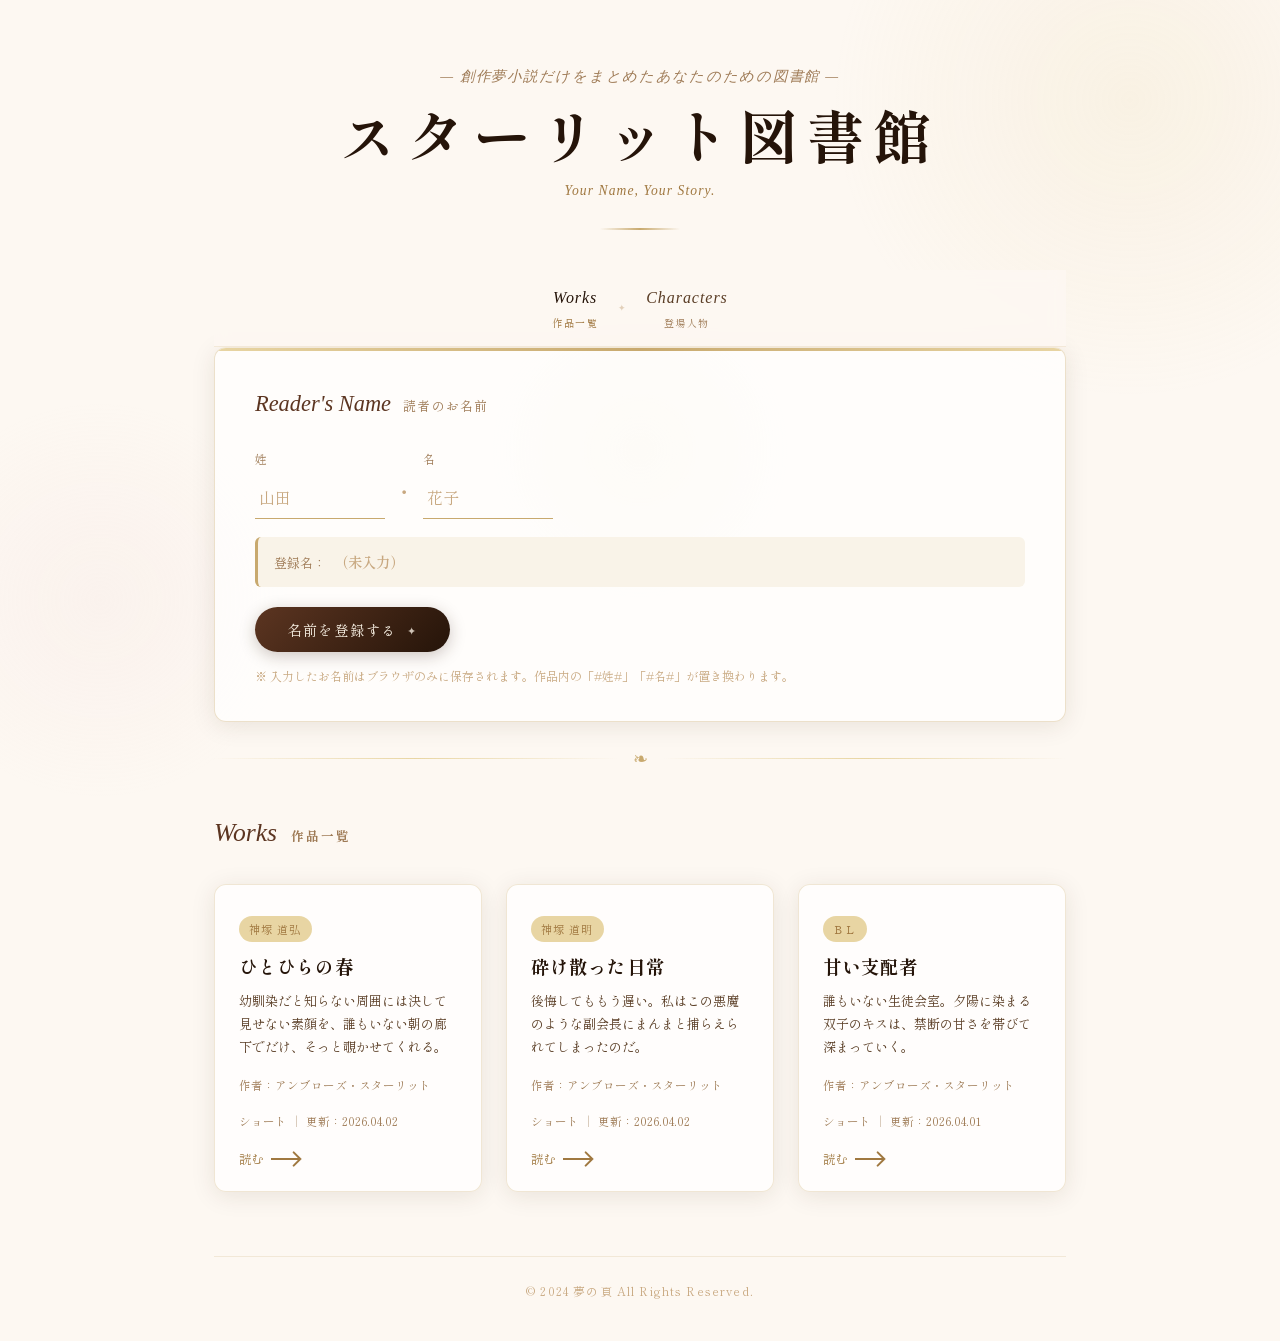
<file: index.html>
<!DOCTYPE html>
<html lang="ja">
<head>
  <meta charset="UTF-8">
  <meta name="viewport" content="width=device-width, initial-scale=1.0">
  <title>夢小説サイト「スターリット図書館」</title>
  <link rel="stylesheet" href="css/style.css">
  <link rel="preconnect" href="https://fonts.googleapis.com">
  <link href="https://fonts.googleapis.com/css2?family=Shippori+Mincho:wght@400;500;600;700&family=Noto+Serif+JP:wght@300;400;500&family=IM+Fell+English:ital@0;1&display=swap" rel="stylesheet">
</head>
<body class="index-page">

  <!-- 背景装飾 -->
  <div class="bg-ornament bg-ornament--1"></div>
  <div class="bg-ornament bg-ornament--2"></div>
  <div class="bg-ornament bg-ornament--3"></div>

  <div class="page-wrapper">

    <!-- ヘッダー -->
    <header class="site-header">
      <div class="header-inner">
        <div class="site-title-block">
          <p class="site-subtitle">— 創作夢小説だけをまとめたあなたのための図書館 —</p>
          <h1 class="site-title">スターリット図書館</h1>
          <p class="site-catch">Your Name, Your Story.</p>
        </div>
      </div>
      <div class="header-deco"></div>
    </header>

    <!-- サイトナビゲーション -->
    <nav class="site-nav">
      <a href="index.html" class="site-nav__item site-nav__item--active">
        <span class="nav-en">Works</span>
        <span class="nav-ja">作品一覧</span>
      </a>
      <span class="site-nav__sep">✦</span>
      <a href="characters/index.html" class="site-nav__item">
        <span class="nav-en">Characters</span>
        <span class="nav-ja">登場人物</span>
      </a>
    </nav>

    <main class="main-content">

      <!-- 名前入力セクション -->
      <section class="name-section" id="nameSection">
        <div class="name-section__inner">
          <div class="name-section__label">
            <span class="label-en">Reader's Name</span>
            <span class="label-ja">読者のお名前</span>
          </div>

          <div class="name-form">
            <div class="name-form__fields">
              <div class="name-field">
                <label class="name-field__label" for="inputSei">姓</label>
                <div class="name-field__input-wrap">
                  <input
                    type="text"
                    id="inputSei"
                    class="name-field__input"
                    placeholder="山田"
                    maxlength="10"
                    autocomplete="off"
                  >
                  <span class="name-field__underline"></span>
                </div>
              </div>

              <div class="name-field__sep">・</div>

              <div class="name-field">
                <label class="name-field__label" for="inputMei">名</label>
                <div class="name-field__input-wrap">
                  <input
                    type="text"
                    id="inputMei"
                    class="name-field__input"
                    placeholder="花子"
                    maxlength="10"
                    autocomplete="off"
                  >
                  <span class="name-field__underline"></span>
                </div>
              </div>
            </div>

            <div class="name-form__preview" id="namePreview">
              <span class="preview-label">登録名：</span>
              <span class="preview-name" id="previewText">（未入力）</span>
            </div>

            <button class="name-save-btn" id="saveNameBtn">
              <span class="btn-text">名前を登録する</span>
              <span class="btn-icon">✦</span>
            </button>

            <p class="name-note">※ 入力したお名前はブラウザのみに保存されます。作品内の「#姓#」「#名#」が置き換わります。</p>
          </div>

          <div class="save-toast" id="saveToast">✦ 名前を登録しました</div>
        </div>
      </section>

      <!-- 区切り -->
      <div class="section-divider">
        <span class="divider-line"></span>
        <span class="divider-ornament">❧</span>
        <span class="divider-line"></span>
      </div>

      <!-- 作品一覧 -->
      <section class="works-section">
        <div class="works-section__header">
          <span class="works-label-en">Works</span>
          <h2 class="works-label-ja">作品一覧</h2>
        </div>

        <div class="works-grid" id="worksGrid">

          <!-- 作品カード 3 -->
          <a href="works/work03.html" class="work-card" data-work="01">
            <div class="work-card__inner">
              <div class="work-card__tag">神塚 道弘</div>
              <h3 class="work-card__title">ひとひらの春</h3>
              <p class="work-card__desc">幼馴染だと知らない周囲には決して見せない素顔を、誰もいない朝の廊下でだけ、そっと覗かせてくれる。</p>
              <div class="work-card__meta">
              <p>作者：アンブローズ・スターリット</p></div>
              <div class="work-card__meta">
                <span class="meta-count">ショート</span>
                <span class="meta-sep">|</span>
                <span class="meta-update">更新：2026.04.02</span>
              </div>
              <div class="work-card__arrow">
                <span>読む</span>
                <svg viewBox="0 0 24 12" fill="none" xmlns="http://www.w3.org/2000/svg">
                  <path d="M0 6H22M17 1L22 6L17 11" stroke="currentColor" stroke-width="1.5" stroke-linecap="round"/>
                </svg>
              </div>
            </div>
            <div class="work-card__border-deco"></div>
          </a>

          <!-- 作品カード 2 -->
          <a href="works/work02.html" class="work-card" data-work="01">
            <div class="work-card__inner">
              <div class="work-card__tag">神塚 道明</div>
              <h3 class="work-card__title">砕け散った日常</h3>
              <p class="work-card__desc">後悔してももう遅い。私はこの悪魔のような副会長にまんまと捕らえられてしまったのだ。</p>
              <div class="work-card__meta">
              <p>作者：アンブローズ・スターリット</p></div>
              <div class="work-card__meta">
                <span class="meta-count">ショート</span>
                <span class="meta-sep">|</span>
                <span class="meta-update">更新：2026.04.02</span>
              </div>
              <div class="work-card__arrow">
                <span>読む</span>
                <svg viewBox="0 0 24 12" fill="none" xmlns="http://www.w3.org/2000/svg">
                  <path d="M0 6H22M17 1L22 6L17 11" stroke="currentColor" stroke-width="1.5" stroke-linecap="round"/>
                </svg>
              </div>
            </div>
            <div class="work-card__border-deco"></div>
          </a>

          <!-- 作品カード 1 -->
          <a href="works/work01.html" class="work-card" data-work="01">
            <div class="work-card__inner">
              <div class="work-card__tag">ＢＬ</div>
              <h3 class="work-card__title">甘い支配者</h3>
              <p class="work-card__desc">誰もいない生徒会室。夕陽に染まる双子のキスは、禁断の甘さを帯びて深まっていく。</p>
              <div class="work-card__meta">
              <p>作者：アンブローズ・スターリット</p></div>
              <div class="work-card__meta">
                <span class="meta-count">ショート</span>
                <span class="meta-sep">|</span>
                <span class="meta-update">更新：2026.04.01</span>
              </div>
              <div class="work-card__arrow">
                <span>読む</span>
                <svg viewBox="0 0 24 12" fill="none" xmlns="http://www.w3.org/2000/svg">
                  <path d="M0 6H22M17 1L22 6L17 11" stroke="currentColor" stroke-width="1.5" stroke-linecap="round"/>
                </svg>
              </div>
            </div>
            <div class="work-card__border-deco"></div>
          </a>

          

        </div>
      </section>

    </main>

    <footer class="site-footer">
      <p class="footer-copy">© 2024 夢の頁 All Rights Reserved.</p>
    </footer>

  </div>

  <script src="js/name.js"></script>
  <script src="js/index.js"></script>
</body>
</html>
</file>
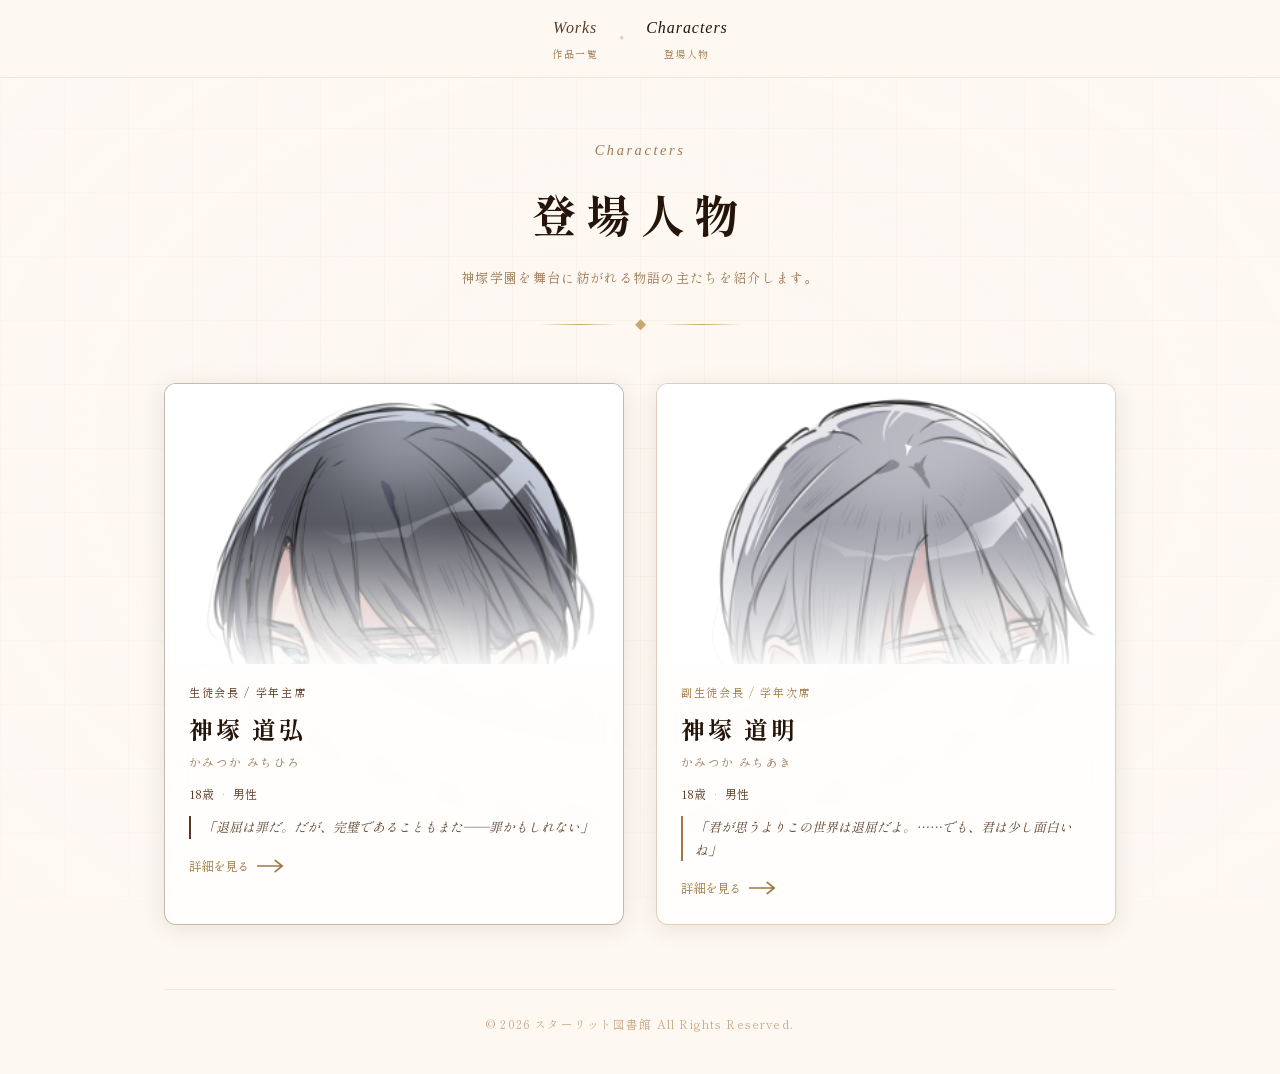
<file: characters/index.html>
<!DOCTYPE html>
<html lang="ja">
<head>
  <meta charset="UTF-8">
  <meta name="viewport" content="width=device-width, initial-scale=1.0">
  <title>登場人物 — 夢の頁</title>
  <link rel="stylesheet" href="../css/style.css">
  <link rel="stylesheet" href="../css/characters.css">
  <link rel="preconnect" href="https://fonts.googleapis.com">
  <link href="https://fonts.googleapis.com/css2?family=Shippori+Mincho:wght@400;500;600;700;800&family=Noto+Serif+JP:wght@300;400;500&family=IM+Fell+English:ital@0;1&family=Cormorant+Garamond:ital,wght@0,300;0,400;0,600;1,300;1,400&display=swap" rel="stylesheet">
</head>
<body class="chara-list-page">

  <div class="chara-bg">
    <div class="chara-bg__grid"></div>
    <div class="chara-bg__vignette"></div>
  </div>

  <!-- サイトナビゲーション -->
  <nav class="site-nav site-nav--dark">
    <a href="../index.html" class="site-nav__item">
      <span class="nav-en">Works</span>
      <span class="nav-ja">作品一覧</span>
    </a>
    <span class="site-nav__sep">✦</span>
    <a href="index.html" class="site-nav__item site-nav__item--active">
      <span class="nav-en">Characters</span>
      <span class="nav-ja">登場人物</span>
    </a>
  </nav>

  <div class="chara-page-wrapper">

    <!-- ページヘッダー -->
    <header class="chara-list-header">
      <p class="chara-list-header__en">Characters</p>
      <h1 class="chara-list-header__title">登場人物</h1>
      <p class="chara-list-header__sub">神塚学園を舞台に紡がれる物語の主たちを紹介します。</p>
      <div class="chara-list-header__deco">
        <span></span><span class="deco-diamond">◆</span><span></span>
      </div>
    </header>

    <!-- キャラクターカードグリッド -->
    <div class="chara-cards-grid">

      <!-- 道弘カード -->
      <a href="michihiro.html" class="chara-card chara-card--michihiro">
        <div class="chara-card__bg-accent"></div>

        <!-- イラスト枠 -->
        <div class="chara-card__illust-frame">
          <div class="chara-card__illust-inner">
            <img
              src="../img/characters/michihiro.png"
              alt="神塚 道弘"
              class="chara-card__illust-img"
              onerror="this.style.display='none'; this.nextElementSibling.style.display='flex';"
            >
            <div class="chara-card__illust-placeholder">
              <span class="placeholder-initial">道弘</span>
              <p class="placeholder-hint">img/characters/michihiro.png</p>
            </div>
          </div>
          <div class="chara-card__illust-border"></div>
        </div>

        <!-- 情報 -->
        <div class="chara-card__info">
          <div class="chara-card__role">生徒会長 / 学年主席</div>
          <h2 class="chara-card__name-ja">神塚 道弘</h2>
          <p class="chara-card__name-read">かみつか みちひろ</p>
          <div class="chara-card__attrs">
            <span class="attr-item">18歳</span>
            <span class="attr-sep">·</span>
            <span class="attr-item">男性</span>
          </div>
          <p class="chara-card__catch">「退屈は罪だ。だが、完璧であることもまた——罪かもしれない」</p>
          <div class="chara-card__read-more">
            <span>詳細を見る</span>
            <svg viewBox="0 0 20 10" fill="none">
              <path d="M0 5H18M13 1L18 5L13 9" stroke="currentColor" stroke-width="1.2" stroke-linecap="round"/>
            </svg>
          </div>
        </div>
      </a>

      <!-- 道明カード -->
      <a href="michiaki.html" class="chara-card chara-card--michiaki">
        <div class="chara-card__bg-accent"></div>

        <!-- イラスト枠 -->
        <div class="chara-card__illust-frame">
          <div class="chara-card__illust-inner">
            <img
              src="../img/characters/michiaki.png"
              alt="神塚 道明"
              class="chara-card__illust-img"
              onerror="this.style.display='none'; this.nextElementSibling.style.display='flex';"
            >
            <div class="chara-card__illust-placeholder">
              <span class="placeholder-initial">道明</span>
              <p class="placeholder-hint">img/characters/michiaki.png</p>
            </div>
          </div>
          <div class="chara-card__illust-border"></div>
        </div>

        <!-- 情報 -->
        <div class="chara-card__info">
          <div class="chara-card__role">副生徒会長 / 学年次席</div>
          <h2 class="chara-card__name-ja">神塚 道明</h2>
          <p class="chara-card__name-read">かみつか みちあき</p>
          <div class="chara-card__attrs">
            <span class="attr-item">18歳</span>
            <span class="attr-sep">·</span>
            <span class="attr-item">男性</span>
          </div>
          <p class="chara-card__catch">「君が思うよりこの世界は退屈だよ。……でも、君は少し面白いね」</p>
          <div class="chara-card__read-more">
            <span>詳細を見る</span>
            <svg viewBox="0 0 20 10" fill="none">
              <path d="M0 5H18M13 1L18 5L13 9" stroke="currentColor" stroke-width="1.2" stroke-linecap="round"/>
            </svg>
          </div>
        </div>
      </a>

    </div>

    <footer class="site-footer site-footer--dark">
      <p class="footer-copy">© 2026 スターリット図書館 All Rights Reserved.</p>
    </footer>

  </div>

</body>
</html>
</file>
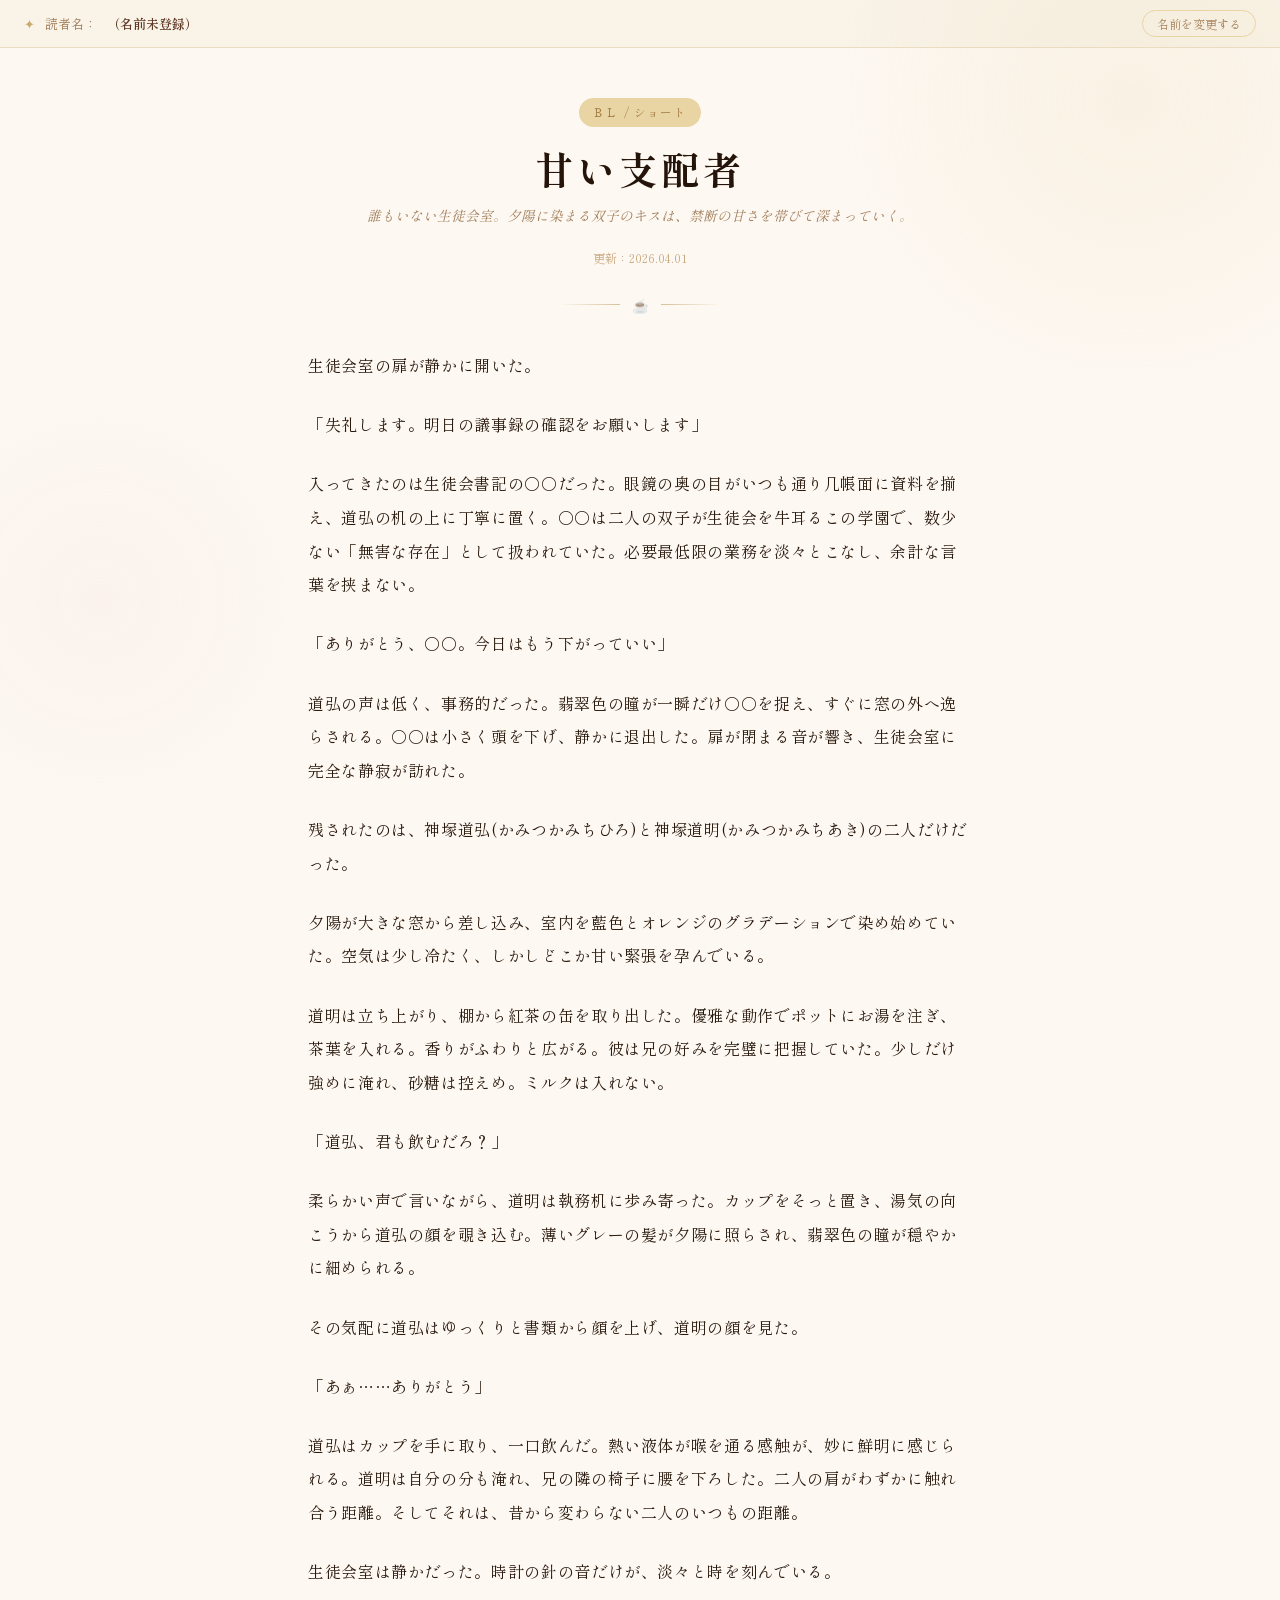
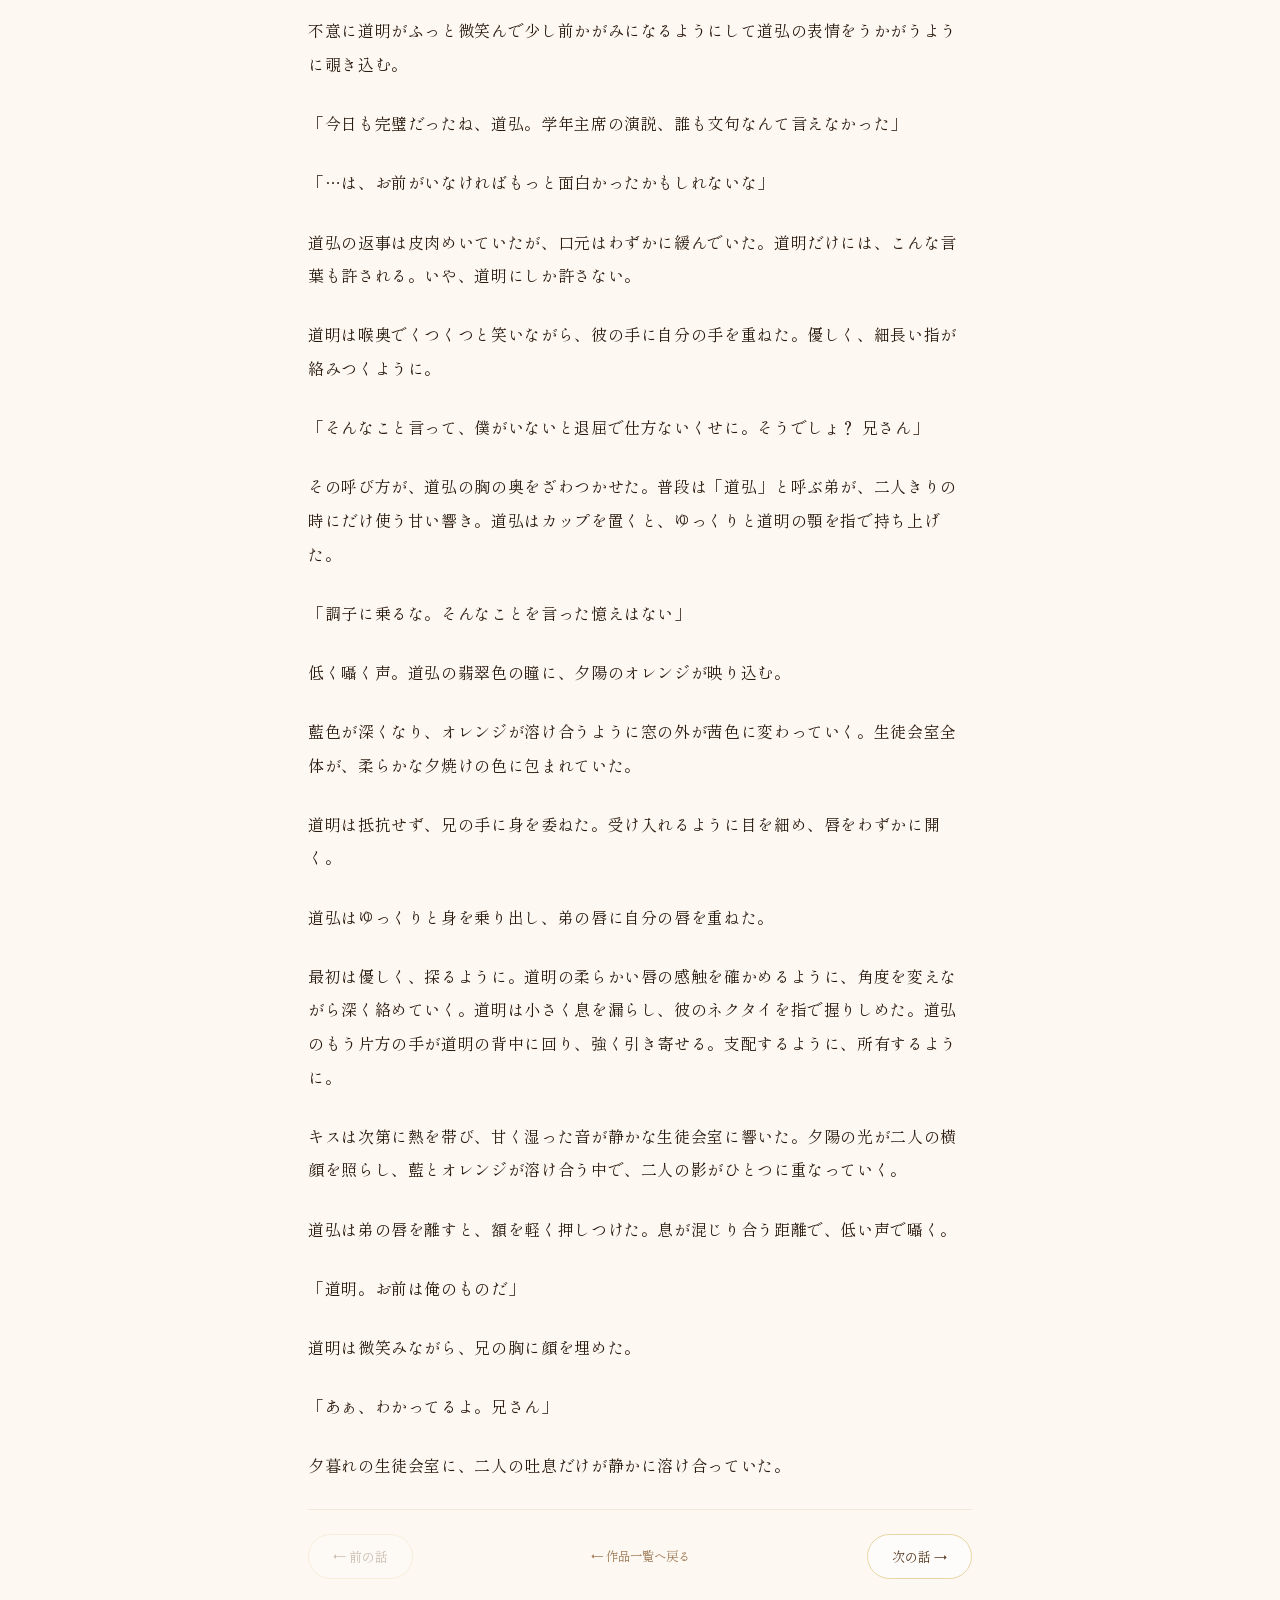
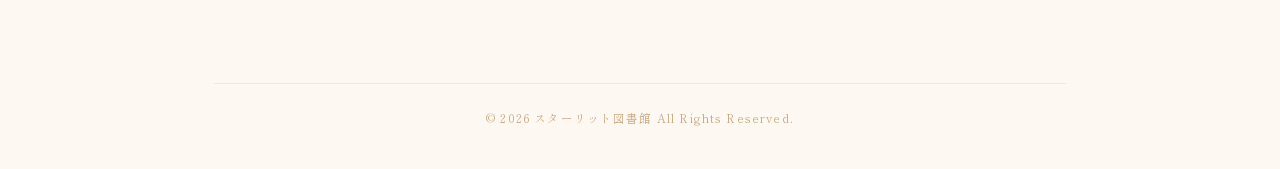
<file: works/work01.html>
<!DOCTYPE html>
<html lang="ja">
<head>
  <meta charset="UTF-8">
  <meta name="viewport" content="width=device-width, initial-scale=1.0">
  <title>甘い支配者</title>
  <link rel="stylesheet" href="../css/style.css">
  <link rel="preconnect" href="https://fonts.googleapis.com">
  <link href="https://fonts.googleapis.com/css2?family=Shippori+Mincho:wght@400;500;600;700&family=Noto+Serif+JP:wght@300;400;500&family=IM+Fell+English:ital@0;1&display=swap" rel="stylesheet">
</head>
<body>

  <!-- 背景装飾 -->
  <div class="bg-ornament bg-ornament--1"></div>
  <div class="bg-ornament bg-ornament--2"></div>

  <!-- 読者名バー -->
  <div class="reader-name-bar">
    <div class="reader-name-bar__left">
      <span class="reader-name-bar__icon">✦</span>
      <span>読者名：</span>
      <span class="reader-name-current" id="currentNameDisplay">（名前未登録）</span>
    </div>
    <button class="change-name-btn" id="changeNameBtn">名前を変更する</button>
  </div>

  <div class="page-wrapper">

    <!-- 作品ヘッダー -->
    <header class="novel-header">
      <div class="novel-tag">ＢＬ / ショート</div>
      <h1 class="novel-title">甘い支配者</h1>
      <p class="novel-subtitle">誰もいない生徒会室。夕陽に染まる双子のキスは、禁断の甘さを帯びて深まっていく。

</p>
      <div class="novel-meta">
        <span>更新：2026.04.01</span>
      </div>
      <div class="novel-deco">☕</div>
    </header>

    <main class="novel-body-wrap">
      <!-- ===== 本文 ===== -->
      <div class="novel-body" id="novelBody">

        <p>
          生徒会室の扉が静かに開いた。</p>
<p>「失礼します。明日の議事録の確認をお願いします」</p>
<p>入ってきたのは生徒会書記の#姓#だった。眼鏡の奥の目がいつも通り几帳面に資料を揃え、道弘の机の上に丁寧に置く。#姓#は二人の双子が生徒会を牛耳るこの学園で、数少ない「無害な存在」として扱われていた。必要最低限の業務を淡々とこなし、余計な言葉を挟まない。</p>
<p>「ありがとう、#姓#。今日はもう下がっていい」</p>
<p>道弘の声は低く、事務的だった。翡翠色の瞳が一瞬だけ#姓#を捉え、すぐに窓の外へ逸らされる。#姓#は小さく頭を下げ、静かに退出した。扉が閉まる音が響き、生徒会室に完全な静寂が訪れた。</p>
<p>残されたのは、神塚道弘(かみつかみちひろ)と神塚道明(かみつかみちあき)の二人だけだった。</p>
<p>夕陽が大きな窓から差し込み、室内を藍色とオレンジのグラデーションで染め始めていた。空気は少し冷たく、しかしどこか甘い緊張を孕んでいる。</p>
<p>道明は立ち上がり、棚から紅茶の缶を取り出した。優雅な動作でポットにお湯を注ぎ、茶葉を入れる。香りがふわりと広がる。彼は兄の好みを完璧に把握していた。少しだけ強めに淹れ、砂糖は控えめ。ミルクは入れない。</p>
<p>「道弘、君も飲むだろ？」
<p>柔らかい声で言いながら、道明は執務机に歩み寄った。カップをそっと置き、湯気の向こうから道弘の顔を覗き込む。薄いグレーの髪が夕陽に照らされ、翡翠色の瞳が穏やかに細められる。</p>
<p>その気配に道弘はゆっくりと書類から顔を上げ、道明の顔を見た。</p>
<p>「あぁ……ありがとう」</p>
<p>道弘はカップを手に取り、一口飲んだ。熱い液体が喉を通る感触が、妙に鮮明に感じられる。道明は自分の分も淹れ、兄の隣の椅子に腰を下ろした。二人の肩がわずかに触れ合う距離。そしてそれは、昔から変わらない二人のいつもの距離。</p>
<p>生徒会室は静かだった。時計の針の音だけが、淡々と時を刻んでいる。</p>
<p>不意に道明がふっと微笑んで少し前かがみになるようにして道弘の表情をうかがうように覗き込む。</p>
<p>「今日も完璧だったね、道弘。学年主席の演説、誰も文句なんて言えなかった」</p>
<p>「…は、お前がいなければもっと面白かったかもしれないな」</p>
<p>道弘の返事は皮肉めいていたが、口元はわずかに緩んでいた。道明だけには、こんな言葉も許される。いや、道明にしか許さない。</p>
<p>道明は喉奥でくつくつと笑いながら、彼の手に自分の手を重ねた。優しく、細長い指が絡みつくように。</p>
<p>「そんなこと言って、僕がいないと退屈で仕方ないくせに。そうでしょ？ 兄さん」</p>
<p>その呼び方が、道弘の胸の奥をざわつかせた。普段は「道弘」と呼ぶ弟が、二人きりの時にだけ使う甘い響き。道弘はカップを置くと、ゆっくりと道明の顎を指で持ち上げた。</p>
<p>「調子に乗るな。そんなことを言った憶えはない」</p>
<p>低く囁く声。道弘の翡翠色の瞳に、夕陽のオレンジが映り込む。</p>
<p>藍色が深くなり、オレンジが溶け合うように窓の外が茜色に変わっていく。生徒会室全体が、柔らかな夕焼けの色に包まれていた。</p>
<p>道明は抵抗せず、兄の手に身を委ねた。受け入れるように目を細め、唇をわずかに開く。</p>
<p>道弘はゆっくりと身を乗り出し、弟の唇に自分の唇を重ねた。</p>
<p>最初は優しく、探るように。道明の柔らかい唇の感触を確かめるように、角度を変えながら深く絡めていく。道明は小さく息を漏らし、彼のネクタイを指で握りしめた。道弘のもう片方の手が道明の背中に回り、強く引き寄せる。支配するように、所有するように。</p>
<p>キスは次第に熱を帯び、甘く湿った音が静かな生徒会室に響いた。夕陽の光が二人の横顔を照らし、藍とオレンジが溶け合う中で、二人の影がひとつに重なっていく。</p>
<p>道弘は弟の唇を離すと、額を軽く押しつけた。息が混じり合う距離で、低い声で囁く。</p>
<p>「道明。お前は俺のものだ」</p>
<p>道明は微笑みながら、兄の胸に顔を埋めた。</p>
<p>「あぁ、わかってるよ。兄さん」</p>
<p>夕暮れの生徒会室に、二人の吐息だけが静かに溶け合っていた。</p>


        </p>

      </div>

      <!-- ページナビ -->
      <nav class="novel-nav">
        <a class="novel-nav__btn novel-nav__btn--disabled">
          ← 前の話
        </a>
        <a href="../index.html" class="novel-nav__back">
          ← 作品一覧へ戻る
        </a>
        <a href="../index.html" class="novel-nav__btn">
          次の話 →
        </a>
      </nav>

    </main>

    <footer class="site-footer">
      <p class="footer-copy">© 2026 スターリット図書館 All Rights Reserved.</p>
    </footer>

  </div>

  <script src="../js/name.js"></script>
  <script src="../js/work.js"></script>
</body>
</html>
</file>
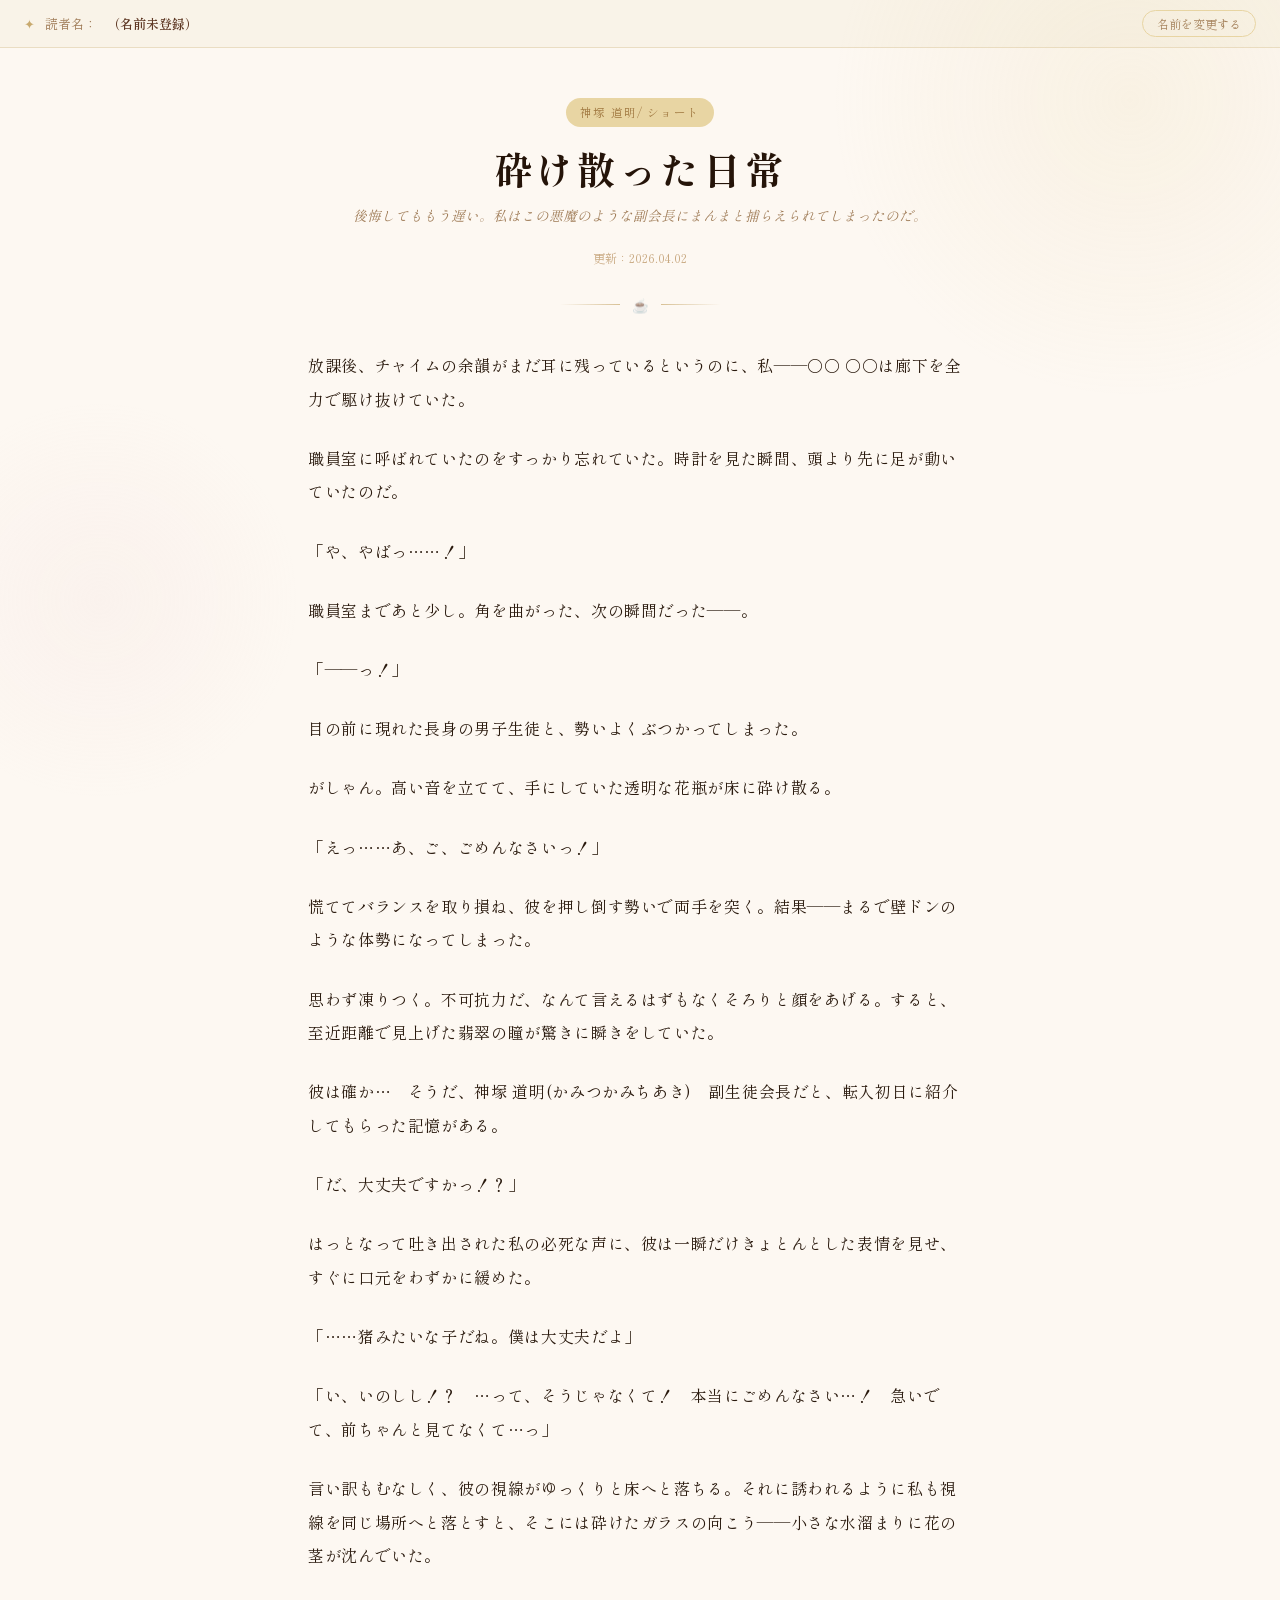
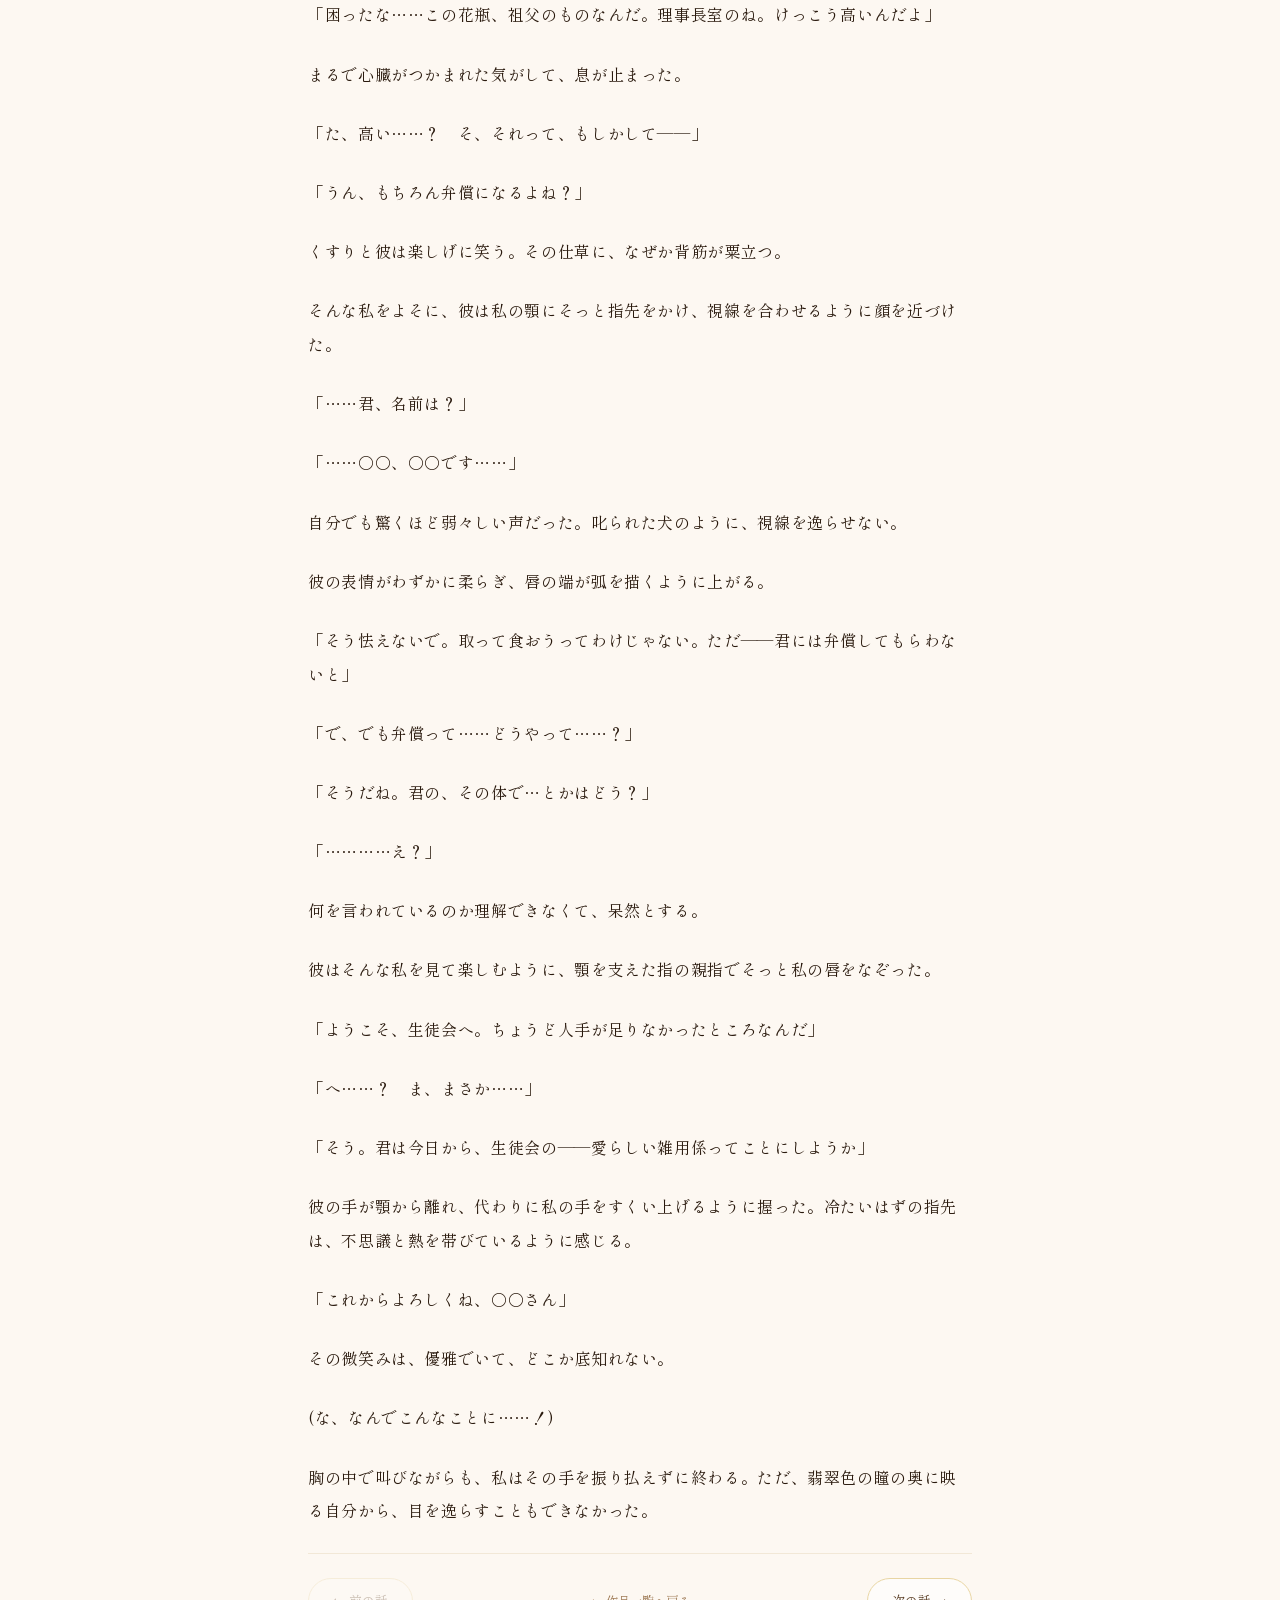
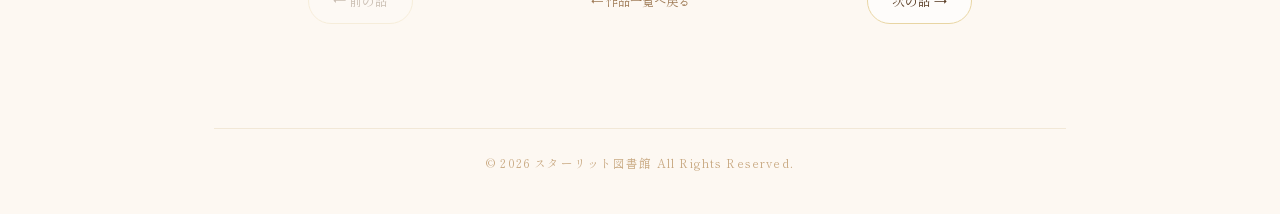
<file: works/work02.html>
<!DOCTYPE html>
<html lang="ja">
<head>
  <meta charset="UTF-8">
  <meta name="viewport" content="width=device-width, initial-scale=1.0">
  <title>砕け散った日常</title>
  <link rel="stylesheet" href="../css/style.css">
  <link rel="preconnect" href="https://fonts.googleapis.com">
  <link href="https://fonts.googleapis.com/css2?family=Shippori+Mincho:wght@400;500;600;700&family=Noto+Serif+JP:wght@300;400;500&family=IM+Fell+English:ital@0;1&display=swap" rel="stylesheet">
</head>
<body>

  <!-- 背景装飾 -->
  <div class="bg-ornament bg-ornament--1"></div>
  <div class="bg-ornament bg-ornament--2"></div>

  <!-- 読者名バー -->
  <div class="reader-name-bar">
    <div class="reader-name-bar__left">
      <span class="reader-name-bar__icon">✦</span>
      <span>読者名：</span>
      <span class="reader-name-current" id="currentNameDisplay">（名前未登録）</span>
    </div>
    <button class="change-name-btn" id="changeNameBtn">名前を変更する</button>
  </div>

  <div class="page-wrapper">

    <!-- 作品ヘッダー -->
    <header class="novel-header">
      <div class="novel-tag"> 神塚 道明/ ショート</div>
      <h1 class="novel-title">砕け散った日常</h1>
      <p class="novel-subtitle">後悔してももう遅い。私はこの悪魔のような副会長にまんまと捕らえられてしまったのだ。

</p>
      <div class="novel-meta">
        <span>更新：2026.04.02</span>
      </div>
      <div class="novel-deco">☕</div>
    </header>

    <main class="novel-body-wrap">
      <!-- ===== 本文 ===== -->
      <div class="novel-body" id="novelBody">

        <p>放課後、チャイムの余韻がまだ耳に残っているというのに、私——#姓# #名#は廊下を全力で駆け抜けていた。</p>  
<p>職員室に呼ばれていたのをすっかり忘れていた。時計を見た瞬間、頭より先に足が動いていたのだ。</p>  
<p>「や、やばっ……！」</p>  
<p>職員室まであと少し。角を曲がった、次の瞬間だった——。</p>  
<p>「——っ！」</p>  
<p>目の前に現れた長身の男子生徒と、勢いよくぶつかってしまった。</p>  
<p>がしゃん。高い音を立てて、手にしていた透明な花瓶が床に砕け散る。</p>  
<p>「えっ……あ、ご、ごめんなさいっ！」</p>  
<p>慌ててバランスを取り損ね、彼を押し倒す勢いで両手を突く。結果——まるで壁ドンのような体勢になってしまった。</p>  
<p>思わず凍りつく。不可抗力だ、なんて言えるはずもなくそろりと顔をあげる。すると、至近距離で見上げた翡翠の瞳が驚きに瞬きをしていた。</p>
<p>彼は確か…　そうだ、神塚 道明(かみつかみちあき)　副生徒会長だと、転入初日に紹介してもらった記憶がある。</p>  
<p>「だ、大丈夫ですかっ！？」</p>  
<p>はっとなって吐き出された私の必死な声に、彼は一瞬だけきょとんとした表情を見せ、すぐに口元をわずかに緩めた。</p>  
<p>「……猪みたいな子だね。僕は大丈夫だよ」</p>  
<p>「い、いのしし！？　…って、そうじゃなくて！　本当にごめんなさい…！　急いでて、前ちゃんと見てなくて…っ」</p>  
<p>言い訳もむなしく、彼の視線がゆっくりと床へと落ちる。それに誘われるように私も視線を同じ場所へと落とすと、そこには砕けたガラスの向こう——小さな水溜まりに花の茎が沈んでいた。</p>  
<p>「困ったな……この花瓶、祖父のものなんだ。理事長室のね。けっこう高いんだよ」</p>  
<p>まるで心臓がつかまれた気がして、息が止まった。</p>  
<p>「た、高い……？　そ、それって、もしかして——」</p>  
<p>「うん、もちろん弁償になるよね？」</p>  
<p>くすりと彼は楽しげに笑う。その仕草に、なぜか背筋が粟立つ。</p>  
<p>そんな私をよそに、彼は私の顎にそっと指先をかけ、視線を合わせるように顔を近づけた。</p>  
<p>「……君、名前は？」</p>  
<p>「……#姓#、#名#です……」</p>  
<p>自分でも驚くほど弱々しい声だった。叱られた犬のように、視線を逸らせない。</p>  
<p>彼の表情がわずかに柔らぎ、唇の端が弧を描くように上がる。</p>  
<p>「そう怯えないで。取って食おうってわけじゃない。ただ——君には弁償してもらわないと」</p>  
<p>「で、でも弁償って……どうやって……？」</p>  
<p>「そうだね。君の、その体で…とかはどう？」</p>  
<p>「…………え？」</p>  
<p>何を言われているのか理解できなくて、呆然とする。</p>  
<p>彼はそんな私を見て楽しむように、顎を支えた指の親指でそっと私の唇をなぞった。</p>  
<p>「ようこそ、生徒会へ。ちょうど人手が足りなかったところなんだ」</p>  
<p>「へ……？　ま、まさか……」</p>  
<p>「そう。君は今日から、生徒会の——愛らしい雑用係ってことにしようか」</p>  
<p>彼の手が顎から離れ、代わりに私の手をすくい上げるように握った。冷たいはずの指先は、不思議と熱を帯びているように感じる。</p>  
<p>「これからよろしくね、#姓#さん」</p>  
<p>その微笑みは、優雅でいて、どこか底知れない。</p>  
<p>(な、なんでこんなことに……！)</p>  
<p>胸の中で叫びながらも、私はその手を振り払えずに終わる。ただ、翡翠色の瞳の奥に映る自分から、目を逸らすこともできなかった。</p>

      </div>

      <!-- ページナビ -->
      <nav class="novel-nav">
        <a class="novel-nav__btn novel-nav__btn--disabled">
          ← 前の話
        </a>
        <a href="../index.html" class="novel-nav__back">
          ← 作品一覧へ戻る
        </a>
        <a href="../index.html" class="novel-nav__btn">
          次の話 →
        </a>
      </nav>

    </main>

    <footer class="site-footer">
      <p class="footer-copy">© 2026 スターリット図書館 All Rights Reserved.</p>
    </footer>

  </div>

  <script src="../js/name.js"></script>
  <script src="../js/work.js"></script>
</body>
</html>
</file>
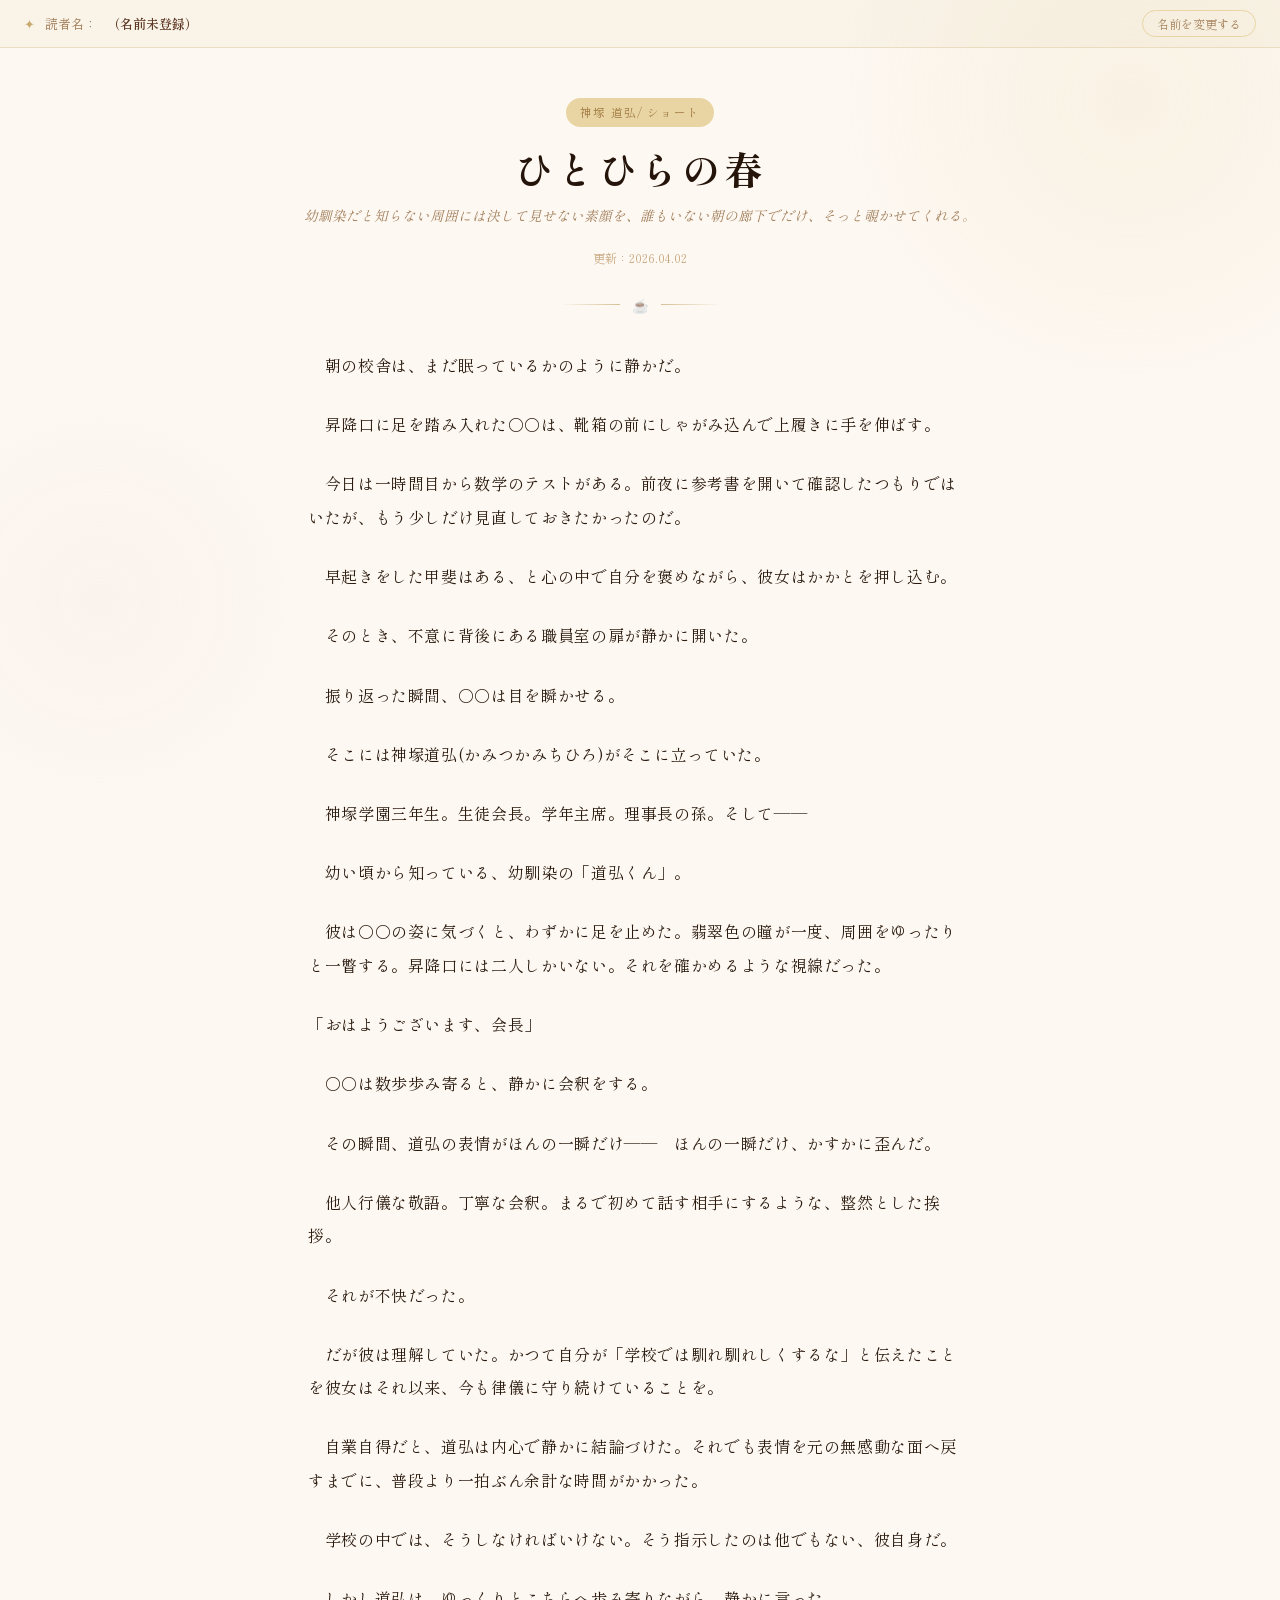
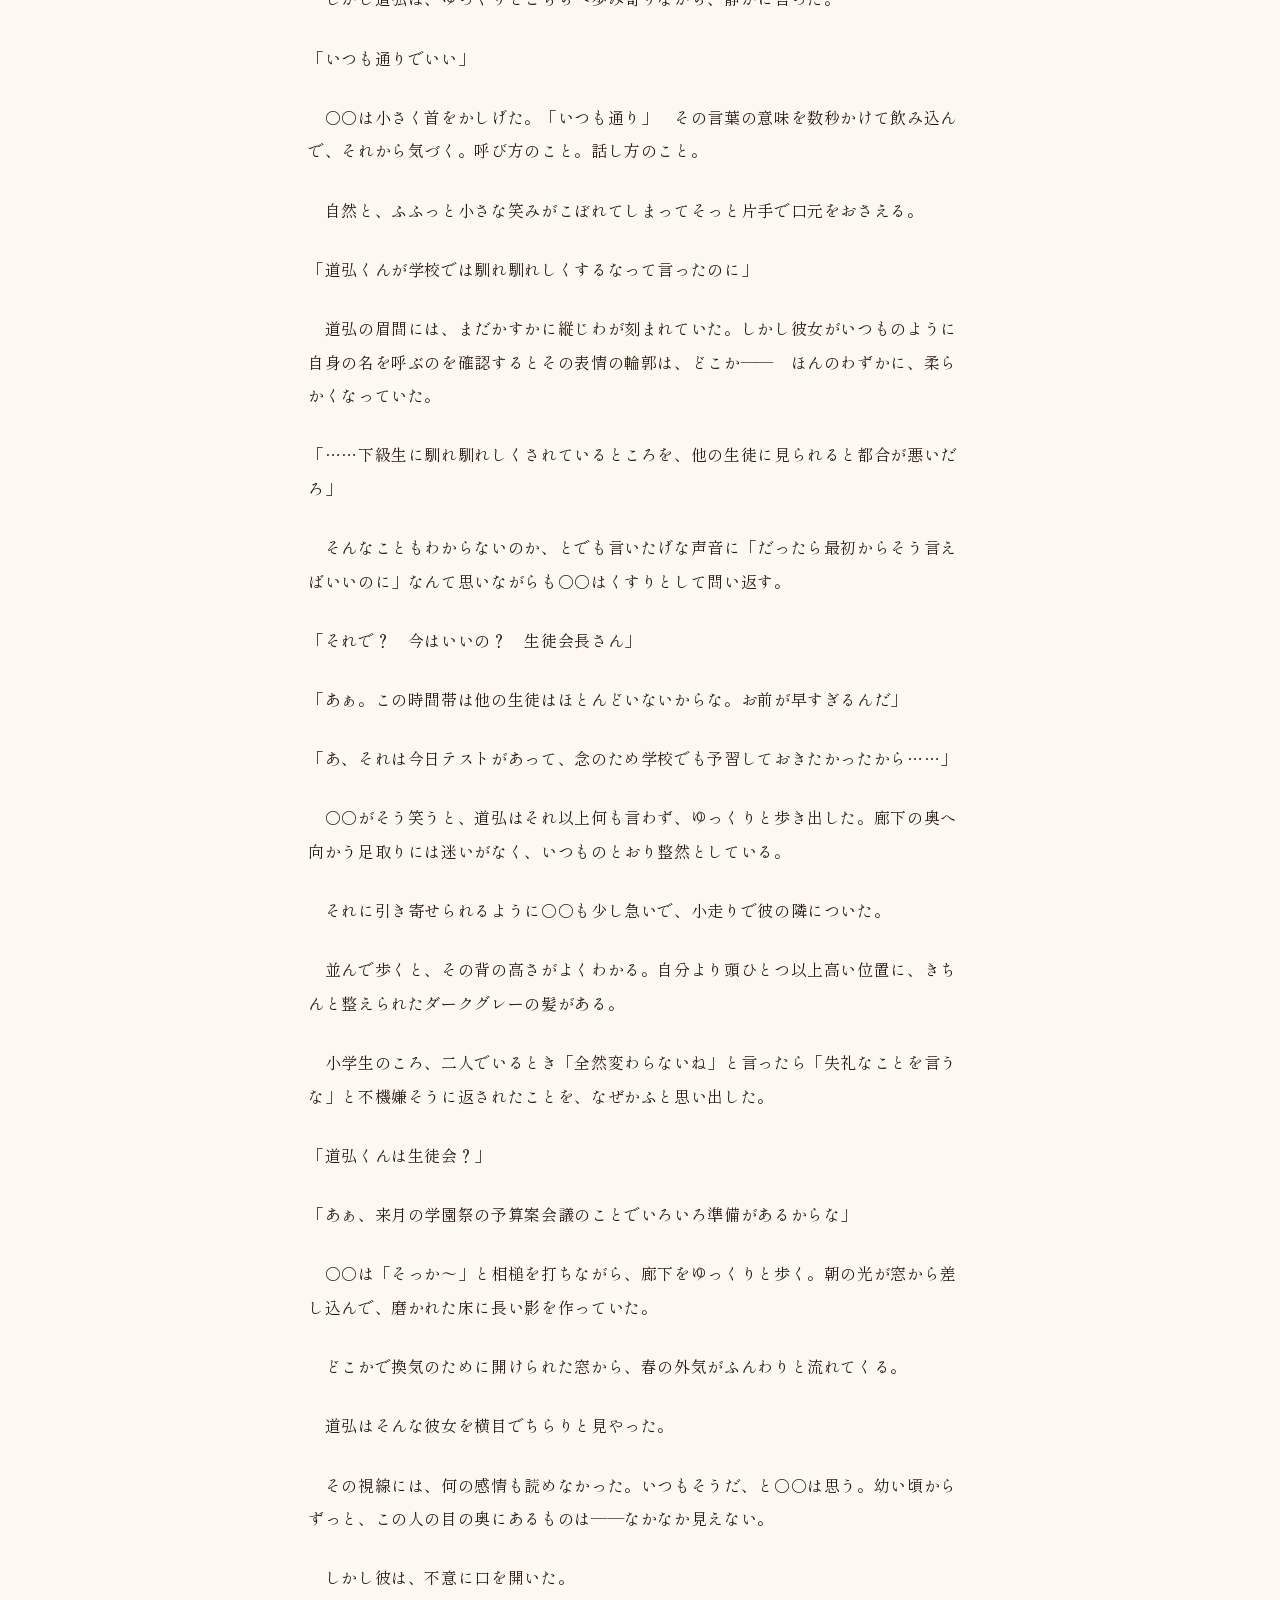
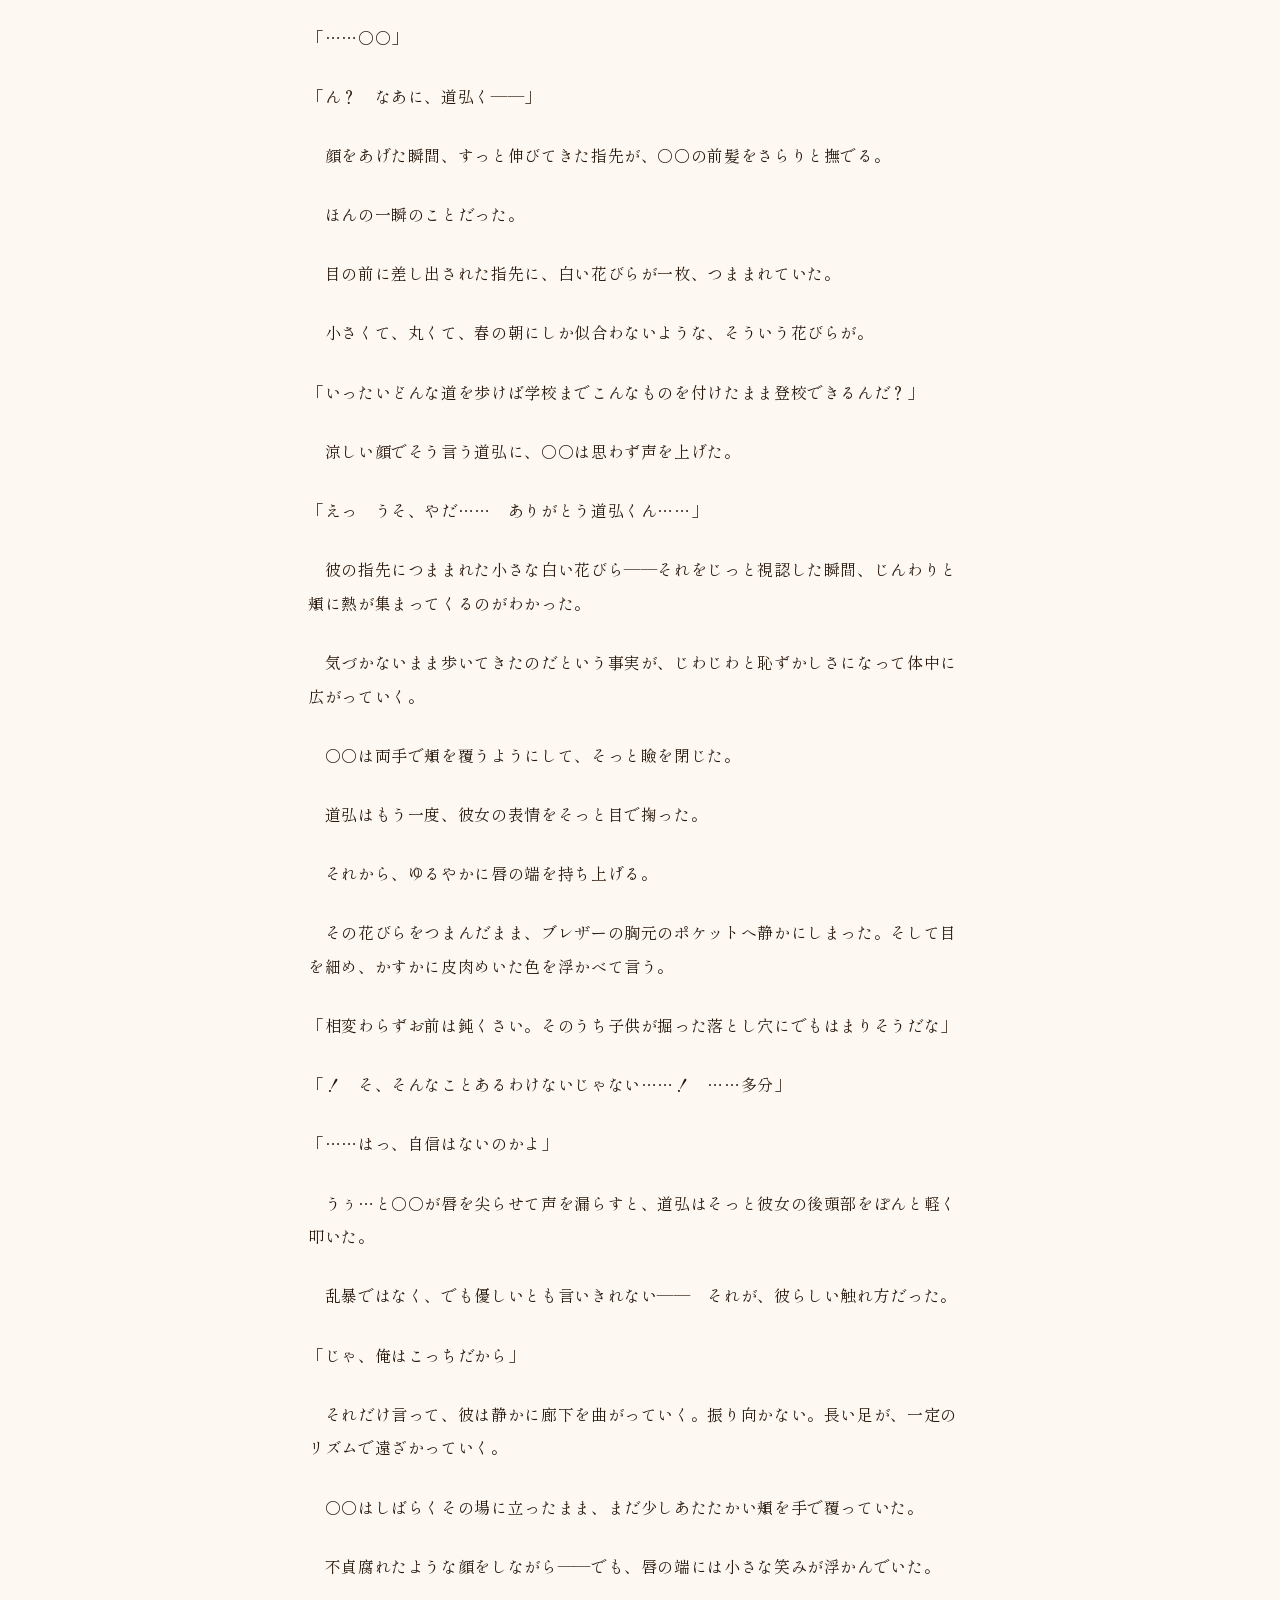
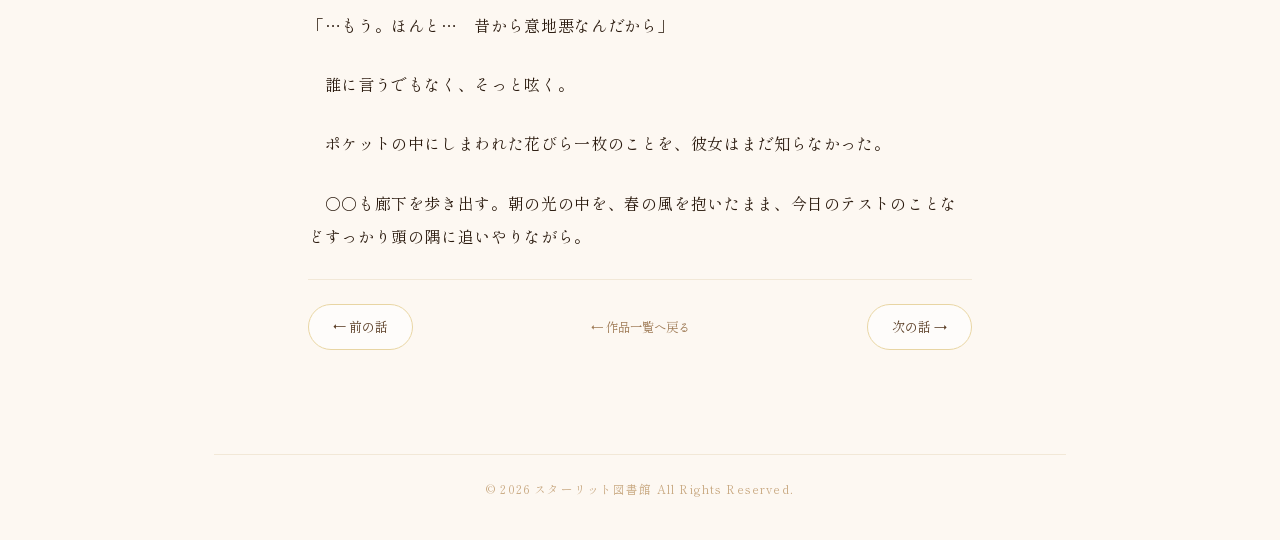
<file: works/work03.html>
<!DOCTYPE html>
<html lang="ja">
<head>
  <meta charset="UTF-8">
  <meta name="viewport" content="width=device-width, initial-scale=1.0">
  <title>ひとひらの春</title>
  <link rel="stylesheet" href="../css/style.css">
  <link rel="preconnect" href="https://fonts.googleapis.com">
  <link href="https://fonts.googleapis.com/css2?family=Shippori+Mincho:wght@400;500;600;700&family=Noto+Serif+JP:wght@300;400;500&family=IM+Fell+English:ital@0;1&display=swap" rel="stylesheet">
</head>
<body>

  <!-- 背景装飾 -->
  <div class="bg-ornament bg-ornament--1"></div>
  <div class="bg-ornament bg-ornament--2"></div>

  <!-- 読者名バー -->
  <div class="reader-name-bar">
    <div class="reader-name-bar__left">
      <span class="reader-name-bar__icon">✦</span>
      <span>読者名：</span>
      <span class="reader-name-current" id="currentNameDisplay">（名前未登録）</span>
    </div>
    <button class="change-name-btn" id="changeNameBtn">名前を変更する</button>
  </div>

  <div class="page-wrapper">

    <!-- 作品ヘッダー -->
    <header class="novel-header">
      <div class="novel-tag"> 神塚 道弘/ ショート</div>
      <h1 class="novel-title">ひとひらの春</h1>
      <p class="novel-subtitle">幼馴染だと知らない周囲には決して見せない素顔を、誰もいない朝の廊下でだけ、そっと覗かせてくれる。

</p>
      <div class="novel-meta">
        <span>更新：2026.04.02</span>
      </div>
      <div class="novel-deco">☕</div>
    </header>

    <main class="novel-body-wrap">
      <!-- ===== 本文 ===== -->
      <div class="novel-body" id="novelBody">

        

<p>　朝の校舎は、まだ眠っているかのように静かだ。</p>

<p>　昇降口に足を踏み入れた#姓#は、靴箱の前にしゃがみ込んで上履きに手を伸ばす。</p>

<p>　今日は一時間目から数学のテストがある。前夜に参考書を開いて確認したつもりではいたが、もう少しだけ見直しておきたかったのだ。</p>

<p>　早起きをした甲斐はある、と心の中で自分を褒めながら、彼女はかかとを押し込む。</p>

<p>　そのとき、不意に背後にある職員室の扉が静かに開いた。</p>

<p>　振り返った瞬間、#姓#は目を瞬かせる。</p>

<p>　そこには神塚道弘(かみつかみちひろ)がそこに立っていた。</p>

<p>　神塚学園三年生。生徒会長。学年主席。理事長の孫。そして——</p>

<p>　幼い頃から知っている、幼馴染の「道弘くん」。</p>

<p>　彼は#姓#の姿に気づくと、わずかに足を止めた。翡翠色の瞳が一度、周囲をゆったりと一瞥する。昇降口には二人しかいない。それを確かめるような視線だった。</p>

<p>「おはようございます、会長」</p>
<p>　#姓#は数歩歩み寄ると、静かに会釈をする。</p>
<p>　その瞬間、道弘の表情がほんの一瞬だけ——　ほんの一瞬だけ、かすかに歪んだ。</p>
<p>　他人行儀な敬語。丁寧な会釈。まるで初めて話す相手にするような、整然とした挨拶。</p>
<p>　それが不快だった。</p>
<p>　だが彼は理解していた。かつて自分が「学校では馴れ馴れしくするな」と伝えたことを彼女はそれ以来、今も律儀に守り続けていることを。</p>
<p>　自業自得だと、道弘は内心で静かに結論づけた。それでも表情を元の無感動な面へ戻すまでに、普段より一拍ぶん余計な時間がかかった。</p>
<p>　学校の中では、そうしなければいけない。そう指示したのは他でもない、彼自身だ。</p>
<p>　しかし道弘は、ゆっくりとこちらへ歩み寄りながら、静かに言った。</p>
<p>「いつも通りでいい」</p>

<p>　#姓#は小さく首をかしげた。「いつも通り」　その言葉の意味を数秒かけて飲み込んで、それから気づく。呼び方のこと。話し方のこと。</p>

<p>　自然と、ふふっと小さな笑みがこぼれてしまってそっと片手で口元をおさえる。</p>

<p>「道弘くんが学校では馴れ馴れしくするなって言ったのに」</p>

<p>　道弘の眉間には、まだかすかに縦じわが刻まれていた。しかし彼女がいつものように自身の名を呼ぶのを確認するとその表情の輪郭は、どこか——　ほんのわずかに、柔らかくなっていた。</p>

<p>「……下級生に馴れ馴れしくされているところを、他の生徒に見られると都合が悪いだろ」</p>

<p>　そんなこともわからないのか、とでも言いたげな声音に「だったら最初からそう言えばいいのに」なんて思いながらも#姓#はくすりとして問い返す。</p>

<p>「それで？　今はいいの？　生徒会長さん」</p>

<p>「あぁ。この時間帯は他の生徒はほとんどいないからな。お前が早すぎるんだ」</p>

<p>「あ、それは今日テストがあって、念のため学校でも予習しておきたかったから……」</p>

<p>　#姓#がそう笑うと、道弘はそれ以上何も言わず、ゆっくりと歩き出した。廊下の奥へ向かう足取りには迷いがなく、いつものとおり整然としている。</p>

<p>　それに引き寄せられるように#姓#も少し急いで、小走りで彼の隣についた。</p>

<p>　並んで歩くと、その背の高さがよくわかる。自分より頭ひとつ以上高い位置に、きちんと整えられたダークグレーの髪がある。</p>

<p>　小学生のころ、二人でいるとき「全然変わらないね」と言ったら「失礼なことを言うな」と不機嫌そうに返されたことを、なぜかふと思い出した。</p>

<p>「道弘くんは生徒会？」</p>

<p>「あぁ、来月の学園祭の予算案会議のことでいろいろ準備があるからな」</p>

<p>　#姓#は「そっか～」と相槌を打ちながら、廊下をゆっくりと歩く。朝の光が窓から差し込んで、磨かれた床に長い影を作っていた。</p>

<p>　どこかで換気のために開けられた窓から、春の外気がふんわりと流れてくる。</p>

<p>　道弘はそんな彼女を横目でちらりと見やった。</p>

<p>　その視線には、何の感情も読めなかった。いつもそうだ、と#姓#は思う。幼い頃からずっと、この人の目の奥にあるものは——なかなか見えない。</p>

<p>　しかし彼は、不意に口を開いた。</p>

<p>「……#姓#」</p>

<p>「ん？　なあに、道弘く——」</p>

<p>　顔をあげた瞬間、すっと伸びてきた指先が、#姓#の前髪をさらりと撫でる。</p>

<p>　ほんの一瞬のことだった。</p>

<p>　目の前に差し出された指先に、白い花びらが一枚、つままれていた。</p>

<p>　小さくて、丸くて、春の朝にしか似合わないような、そういう花びらが。</p>

<p>「いったいどんな道を歩けば学校までこんなものを付けたまま登校できるんだ？」</p>

<p>　涼しい顔でそう言う道弘に、#姓#は思わず声を上げた。</p>

<p>「えっ　うそ、やだ……　ありがとう道弘くん……」</p>

<p>　彼の指先につままれた小さな白い花びら——それをじっと視認した瞬間、じんわりと頬に熱が集まってくるのがわかった。</p>

<p>　気づかないまま歩いてきたのだという事実が、じわじわと恥ずかしさになって体中に広がっていく。</p>

<p>　#姓#は両手で頬を覆うようにして、そっと瞼を閉じた。</p>

<p>　道弘はもう一度、彼女の表情をそっと目で掬った。</p>

<p>　それから、ゆるやかに唇の端を持ち上げる。</p>

<p>　その花びらをつまんだまま、ブレザーの胸元のポケットへ静かにしまった。そして目を細め、かすかに皮肉めいた色を浮かべて言う。</p>

<p>「相変わらずお前は鈍くさい。そのうち子供が掘った落とし穴にでもはまりそうだな」</p>

<p>「！　そ、そんなことあるわけないじゃない……！　……多分」</p>

<p>「……はっ、自信はないのかよ」</p>

<p>　うぅ…と#姓#が唇を尖らせて声を漏らすと、道弘はそっと彼女の後頭部をぽんと軽く叩いた。</p>

<p>　乱暴ではなく、でも優しいとも言いきれない——　それが、彼らしい触れ方だった。</p>

<p>「じゃ、俺はこっちだから」</p>

<p>　それだけ言って、彼は静かに廊下を曲がっていく。振り向かない。長い足が、一定のリズムで遠ざかっていく。</p>

<p>　#姓#はしばらくその場に立ったまま、まだ少しあたたかい頬を手で覆っていた。</p>

<p>　不貞腐れたような顔をしながら——でも、唇の端には小さな笑みが浮かんでいた。</p>

<p>「…もう。ほんと…　昔から意地悪なんだから」</p>

<p>　誰に言うでもなく、そっと呟く。</p>

<p>　ポケットの中にしまわれた花びら一枚のことを、彼女はまだ知らなかった。</p>

<p>　#姓#も廊下を歩き出す。朝の光の中を、春の風を抱いたまま、今日のテストのことなどすっかり頭の隅に追いやりながら。</p>

      </div>

      <!-- ページナビ -->
      <nav class="novel-nav">
        <a href="../works/work02.html" class="novel-nav__btn">
          ← 前の話
        </a>
        <a href="../index.html" class="novel-nav__back">
          ← 作品一覧へ戻る
        </a>
        <a href="../index.html" class="novel-nav__btn">
          次の話 →
        </a>
      </nav>

    </main>

    <footer class="site-footer">
      <p class="footer-copy">© 2026 スターリット図書館 All Rights Reserved.</p>
    </footer>

  </div>

  <script src="../js/name.js"></script>
  <script src="../js/work.js"></script>
</body>
</html>
</file>
<file: css/style.css>
/* =====================================================
   style.css — 夢小説サイト
   カラーテーマ: チョコレート × ミルクティー × ビスケット
   ===================================================== */

/* ── CSS 変数 ── */
:root {
  --choco:        #3d2314;
  --choco-dark:   #251409;
  --choco-mid:    #5c3521;
  --milk:         #e8d5b0;
  --milk-light:   #f5ede0;
  --milk-pale:    #fdf8f2;
  --biscuit:      #c8a96e;
  --biscuit-dark: #a07840;
  --biscuit-pale: #e8d5a3;
  --rose:         #c97070;
  --rose-pale:    #f0d8d8;
  --cream:        #f9f3e8;
  --text-dark:    #2a1a0e;
  --text-mid:     #5a3d25;
  --text-light:   #9e7a55;
  --text-pale:    #c8a880;

  --font-serif-ja: 'Shippori Mincho', 'Noto Serif JP', serif;
  --font-serif-en: 'IM Fell English', Georgia, serif;

  --shadow-soft: 0 4px 24px rgba(61,35,20,0.10);
  --shadow-mid:  0 8px 40px rgba(61,35,20,0.16);
  --radius:       12px;
  --radius-sm:    6px;

  --transition: 0.3s cubic-bezier(0.4, 0, 0.2, 1);
}

/* ── リセット & ベース ── */
*, *::before, *::after { box-sizing: border-box; margin: 0; padding: 0; }

html {
  font-size: 16px;
  scroll-behavior: smooth;
}

body {
  font-family: var(--font-serif-ja);
  background-color: var(--milk-pale);
  color: var(--text-dark);
  line-height: 1.8;
  min-height: 100vh;
  overflow-x: hidden;
}

a { text-decoration: none; color: inherit; }

img { max-width: 100%; display: block; }

/* ── 背景装飾 ── */
.bg-ornament {
  position: fixed;
  border-radius: 50%;
  pointer-events: none;
  z-index: 0;
  opacity: 0.18;
}
.bg-ornament--1 {
  width: 600px; height: 600px;
  background: radial-gradient(circle, var(--biscuit-pale), transparent 70%);
  top: -200px; right: -150px;
}
.bg-ornament--2 {
  width: 400px; height: 400px;
  background: radial-gradient(circle, var(--rose-pale), transparent 70%);
  bottom: 100px; left: -100px;
}
.bg-ornament--3 {
  width: 300px; height: 300px;
  background: radial-gradient(circle, var(--biscuit-pale), transparent 70%);
  top: 50%; left: 50%;
  transform: translate(-50%, -50%);
}

/* ── ページラッパー ── */
.page-wrapper {
  position: relative;
  z-index: 1;
  max-width: 900px;
  margin: 0 auto;
  padding: 0 24px;
}

/* =====================================================
   HEADER
   ===================================================== */
.site-header {
  text-align: center;
  padding: 64px 0 40px;
  position: relative;
}

.header-inner {
  display: inline-block;
  position: relative;
}

.site-subtitle {
  font-family: var(--font-serif-en);
  font-style: italic;
  font-size: 0.9rem;
  color: var(--text-light);
  letter-spacing: 0.12em;
  margin-bottom: 10px;
  opacity: 0;
  animation: fadeUp 0.8s ease 0.1s forwards;
}

.site-title {
  font-size: clamp(2.2rem, 6vw, 3.6rem);
  font-weight: 700;
  color: var(--choco-dark);
  letter-spacing: 0.15em;
  line-height: 1.2;
  opacity: 0;
  animation: fadeUp 0.8s ease 0.25s forwards;
}

.site-catch {
  font-family: var(--font-serif-en);
  font-style: italic;
  font-size: 0.85rem;
  color: var(--biscuit-dark);
  letter-spacing: 0.08em;
  margin-top: 10px;
  opacity: 0;
  animation: fadeUp 0.8s ease 0.4s forwards;
}

.header-deco {
  width: 80px;
  height: 2px;
  background: linear-gradient(90deg, transparent, var(--biscuit), transparent);
  margin: 24px auto 0;
  opacity: 0;
  animation: fadeIn 1s ease 0.6s forwards;
}

/* =====================================================
   名前入力セクション
   ===================================================== */
.name-section {
  margin: 0 0 20px;
  opacity: 0;
  animation: fadeUp 0.8s ease 0.5s forwards;
}

.name-section__inner {
  background: rgba(255,255,255,0.7);
  backdrop-filter: blur(12px);
  border: 1px solid rgba(200,169,110,0.35);
  border-radius: var(--radius);
  padding: 36px 40px;
  box-shadow: var(--shadow-soft);
  position: relative;
  overflow: hidden;
}

.name-section__inner::before {
  content: '';
  position: absolute;
  top: 0; left: 0; right: 0;
  height: 3px;
  background: linear-gradient(90deg, var(--biscuit-pale), var(--biscuit), var(--biscuit-pale));
}

.name-section__label {
  display: flex;
  align-items: baseline;
  gap: 12px;
  margin-bottom: 24px;
}

.label-en {
  font-family: var(--font-serif-en);
  font-style: italic;
  font-size: 1.4rem;
  color: var(--choco-mid);
}

.label-ja {
  font-size: 0.8rem;
  color: var(--text-light);
  letter-spacing: 0.1em;
}

/* ── 入力フィールド ── */
.name-form__fields {
  display: flex;
  align-items: flex-end;
  gap: 8px;
  flex-wrap: wrap;
}

.name-field {
  display: flex;
  flex-direction: column;
  gap: 6px;
}

.name-field__label {
  font-size: 0.75rem;
  color: var(--text-light);
  letter-spacing: 0.12em;
}

.name-field__input-wrap {
  position: relative;
}

.name-field__input {
  font-family: var(--font-serif-ja);
  font-size: 1.2rem;
  color: var(--choco-dark);
  background: transparent;
  border: none;
  border-bottom: 1.5px solid var(--biscuit);
  outline: none;
  padding: 6px 4px 8px;
  width: 130px;
  transition: border-color var(--transition);
  caret-color: var(--biscuit-dark);
}

.name-field__input::placeholder {
  color: var(--text-pale);
  font-size: 1rem;
}

.name-field__input:focus {
  border-bottom-color: var(--choco-mid);
}

.name-field__underline {
  position: absolute;
  bottom: 0; left: 0;
  width: 0;
  height: 2px;
  background: var(--choco-mid);
  transition: width 0.3s ease;
}

.name-field__input:focus + .name-field__underline {
  width: 100%;
}

.name-field__sep {
  font-size: 1.4rem;
  color: var(--text-pale);
  padding-bottom: 8px;
  user-select: none;
}

/* ── プレビュー ── */
.name-form__preview {
  margin-top: 18px;
  padding: 12px 16px;
  background: var(--cream);
  border-radius: var(--radius-sm);
  border-left: 3px solid var(--biscuit);
  font-size: 0.9rem;
  color: var(--text-mid);
  display: flex;
  align-items: center;
  gap: 8px;
}

.preview-label {
  color: var(--text-light);
  font-size: 0.8rem;
}

.preview-name {
  font-weight: 600;
  color: var(--text-pale);
  transition: color 0.3s;
}

.preview-name.has-name {
  color: var(--choco-mid);
}

/* ── 登録ボタン ── */
.name-save-btn {
  margin-top: 20px;
  display: inline-flex;
  align-items: center;
  gap: 10px;
  padding: 12px 32px;
  background: linear-gradient(135deg, var(--choco-mid), var(--choco-dark));
  color: var(--milk-light);
  font-family: var(--font-serif-ja);
  font-size: 0.9rem;
  letter-spacing: 0.12em;
  border: none;
  border-radius: 100px;
  cursor: pointer;
  box-shadow: 0 4px 16px rgba(61,35,20,0.25);
  transition: all var(--transition);
  position: relative;
  overflow: hidden;
}

.name-save-btn::after {
  content: '';
  position: absolute;
  inset: 0;
  background: rgba(255,255,255,0);
  transition: background 0.2s;
}

.name-save-btn:hover {
  transform: translateY(-2px);
  box-shadow: 0 8px 24px rgba(61,35,20,0.3);
}

.name-save-btn:hover::after {
  background: rgba(255,255,255,0.06);
}

.name-save-btn:active {
  transform: translateY(0);
}

.btn-icon {
  font-size: 0.7rem;
  opacity: 0.8;
}

/* ── 注釈 ── */
.name-note {
  margin-top: 14px;
  font-size: 0.75rem;
  color: var(--text-pale);
  line-height: 1.6;
}

/* ── トースト ── */
.save-toast {
  position: fixed;
  bottom: 40px;
  left: 50%;
  transform: translateX(-50%) translateY(20px);
  background: var(--choco-dark);
  color: var(--milk-light);
  padding: 12px 28px;
  border-radius: 100px;
  font-size: 0.85rem;
  letter-spacing: 0.1em;
  box-shadow: var(--shadow-mid);
  opacity: 0;
  pointer-events: none;
  transition: all 0.35s cubic-bezier(0.34, 1.56, 0.64, 1);
  z-index: 9999;
}

.save-toast.show {
  opacity: 1;
  transform: translateX(-50%) translateY(0);
}

/* =====================================================
   セクション区切り
   ===================================================== */
.section-divider {
  display: flex;
  align-items: center;
  gap: 16px;
  margin: 10px 0 36px;
  opacity: 0;
  animation: fadeIn 1s ease 0.8s forwards;
}

.divider-line {
  flex: 1;
  height: 1px;
  background: linear-gradient(90deg, transparent, var(--biscuit-pale), transparent);
}

.divider-ornament {
  font-size: 1.1rem;
  color: var(--biscuit);
}

/* =====================================================
   作品一覧
   ===================================================== */
.works-section {
  margin-bottom: 64px;
  opacity: 0;
  animation: fadeUp 0.8s ease 0.9s forwards;
}

.works-section__header {
  display: flex;
  align-items: baseline;
  gap: 14px;
  margin-bottom: 28px;
}

.works-label-en {
  font-family: var(--font-serif-en);
  font-style: italic;
  font-size: 1.6rem;
  color: var(--choco-mid);
}

.works-label-ja {
  font-size: 0.8rem;
  color: var(--text-light);
  letter-spacing: 0.15em;
}

/* ── 作品グリッド ── */
.works-grid {
  display: grid;
  grid-template-columns: repeat(auto-fill, minmax(260px, 1fr));
  gap: 24px;
}

/* ── 作品カード ── */
.work-card {
  display: block;
  position: relative;
  background: rgba(255,255,255,0.75);
  backdrop-filter: blur(8px);
  border: 1px solid rgba(200,169,110,0.28);
  border-radius: var(--radius);
  overflow: hidden;
  box-shadow: var(--shadow-soft);
  transition: all var(--transition);
  cursor: pointer;
}

.work-card:hover {
  transform: translateY(-5px);
  box-shadow: var(--shadow-mid);
  border-color: rgba(200,169,110,0.5);
}

.work-card__inner {
  padding: 28px 24px 20px;
}

.work-card__border-deco {
  position: absolute;
  top: 0; left: 0; right: 0;
  height: 2px;
  background: linear-gradient(90deg, transparent, var(--biscuit), transparent);
  transform: scaleX(0);
  transition: transform 0.4s ease;
}

.work-card:hover .work-card__border-deco {
  transform: scaleX(1);
}

.work-card__tag {
  display: inline-block;
  font-size: 0.7rem;
  color: var(--biscuit-dark);
  background: var(--biscuit-pale);
  padding: 3px 10px;
  border-radius: 100px;
  letter-spacing: 0.1em;
  margin-bottom: 12px;
}

.work-card__title {
  font-size: 1.15rem;
  font-weight: 700;
  color: var(--choco-dark);
  letter-spacing: 0.06em;
  margin-bottom: 10px;
  line-height: 1.4;
}

.work-card__desc {
  font-size: 0.82rem;
  color: var(--text-mid);
  line-height: 1.75;
  margin-bottom: 16px;
}

.work-card__meta {
  display: flex;
  align-items: center;
  gap: 8px;
  font-size: 0.72rem;
  color: var(--text-light);
  margin-bottom: 16px;
}

.meta-sep { opacity: 0.4; }

.work-card__arrow {
  display: flex;
  align-items: center;
  gap: 8px;
  font-size: 0.78rem;
  color: var(--biscuit-dark);
  transition: gap 0.2s;
}

.work-card__arrow svg {
  width: 32px;
  height: auto;
  transition: transform 0.2s;
}

.work-card:hover .work-card__arrow {
  gap: 12px;
}

.work-card:hover .work-card__arrow svg {
  transform: translateX(4px);
}

/* =====================================================
   FOOTER
   ===================================================== */
.site-footer {
  text-align: center;
  padding: 24px 0 40px;
  border-top: 1px solid rgba(200,169,110,0.2);
}

.footer-copy {
  font-size: 0.72rem;
  color: var(--text-pale);
  letter-spacing: 0.1em;
}

/* =====================================================
   作品ページ専用スタイル
   ===================================================== */

/* ── 読者名バー ── */
.reader-name-bar {
  background: var(--cream);
  border-bottom: 1px solid rgba(200,169,110,0.3);
  padding: 10px 24px;
  display: flex;
  align-items: center;
  justify-content: space-between;
  flex-wrap: wrap;
  gap: 8px;
}

.reader-name-bar__left {
  font-size: 0.8rem;
  color: var(--text-light);
  display: flex;
  align-items: center;
  gap: 10px;
}

.reader-name-bar__icon {
  color: var(--biscuit);
}

.reader-name-current {
  font-weight: 600;
  color: var(--choco-mid);
}

.change-name-btn {
  font-family: var(--font-serif-ja);
  font-size: 0.75rem;
  color: var(--text-light);
  background: none;
  border: 1px solid var(--biscuit-pale);
  border-radius: 100px;
  padding: 4px 14px;
  cursor: pointer;
  transition: all 0.2s;
}

.change-name-btn:hover {
  background: var(--biscuit-pale);
  color: var(--choco-mid);
  border-color: var(--biscuit);
}

/* ── 作品ヘッダー ── */
.novel-header {
  padding: 48px 0 32px;
  text-align: center;
  position: relative;
}

.novel-tag {
  display: inline-block;
  font-size: 0.72rem;
  color: var(--biscuit-dark);
  background: var(--biscuit-pale);
  padding: 4px 14px;
  border-radius: 100px;
  letter-spacing: 0.1em;
  margin-bottom: 16px;
}

.novel-title {
  font-size: clamp(1.6rem, 5vw, 2.4rem);
  font-weight: 700;
  color: var(--choco-dark);
  letter-spacing: 0.1em;
  margin-bottom: 8px;
  line-height: 1.35;
}

.novel-subtitle {
  font-size: 0.85rem;
  color: var(--text-light);
  font-style: italic;
  margin-bottom: 20px;
}

.novel-meta {
  display: flex;
  justify-content: center;
  gap: 20px;
  font-size: 0.75rem;
  color: var(--text-pale);
}

.novel-deco {
  margin-top: 24px;
  display: flex;
  align-items: center;
  justify-content: center;
  gap: 12px;
  color: var(--biscuit);
  font-size: 0.85rem;
  opacity: 0.7;
}

.novel-deco::before,
.novel-deco::after {
  content: '';
  display: block;
  width: 60px;
  height: 1px;
  background: linear-gradient(90deg, transparent, var(--biscuit));
}

.novel-deco::after {
  background: linear-gradient(90deg, var(--biscuit), transparent);
}

/* ── 本文 ── */
.novel-body-wrap {
  max-width: 680px;
  margin: 0 auto;
  padding: 0 8px 64px;
}

.novel-body {
  font-size: 1rem;
  line-height: 2.1;
  color: var(--text-dark);
  letter-spacing: 0.04em;
}

.novel-body p {
  margin-bottom: 1.6em;
}

.novel-body .scene-break {
  text-align: center;
  color: var(--biscuit);
  margin: 2em 0;
  letter-spacing: 0.5em;
  font-size: 0.8rem;
  opacity: 0.6;
}

/* ── ページナビ ── */
.novel-nav {
  display: flex;
  justify-content: space-between;
  align-items: center;
  padding: 24px 0 40px;
  border-top: 1px solid rgba(200,169,110,0.2);
  gap: 16px;
  flex-wrap: wrap;
}

.novel-nav__btn {
  display: inline-flex;
  align-items: center;
  gap: 8px;
  padding: 10px 24px;
  border: 1px solid var(--biscuit-pale);
  border-radius: 100px;
  font-family: var(--font-serif-ja);
  font-size: 0.82rem;
  color: var(--text-mid);
  background: rgba(255,255,255,0.6);
  transition: all 0.2s;
  cursor: pointer;
}

.novel-nav__btn:hover {
  background: var(--biscuit-pale);
  border-color: var(--biscuit);
  color: var(--choco-mid);
}

.novel-nav__btn--disabled {
  opacity: 0.3;
  pointer-events: none;
}

.novel-nav__back {
  font-size: 0.78rem;
  color: var(--text-light);
  display: flex;
  align-items: center;
  gap: 6px;
  transition: color 0.2s;
}

.novel-nav__back:hover { color: var(--choco-mid); }

/* =====================================================
   アニメーション
   ===================================================== */
@keyframes fadeUp {
  from { opacity: 0; transform: translateY(16px); }
  to   { opacity: 1; transform: translateY(0); }
}

@keyframes fadeIn {
  from { opacity: 0; }
  to   { opacity: 1; }
}

/* =====================================================
   サイトナビゲーション（ライトページ用）
   characters.css でも拡張されます
   ===================================================== */
.site-nav {
  display: flex;
  align-items: center;
  justify-content: center;
  gap: 20px;
  padding: 14px 24px;
  border-bottom: 1px solid rgba(200,169,110,0.2);
  background: rgba(253,248,242,0.9);
  backdrop-filter: blur(8px);
  position: relative;
  z-index: 10;
  margin-bottom: 0;
}

.site-nav__item {
  display: flex;
  flex-direction: column;
  align-items: center;
  gap: 2px;
  text-decoration: none;
  transition: all 0.25s;
}

.site-nav__item .nav-en {
  font-family: var(--font-serif-en);
  font-style: italic;
  font-size: 1rem;
  letter-spacing: 0.06em;
  color: var(--text-mid);
  transition: color 0.25s;
}

.site-nav__item .nav-ja {
  font-size: 0.62rem;
  letter-spacing: 0.15em;
  color: var(--text-light);
  transition: color 0.25s;
}

.site-nav__item:hover .nav-en,
.site-nav__item--active .nav-en {
  color: var(--choco-dark);
}

.site-nav__item:hover .nav-ja,
.site-nav__item--active .nav-ja {
  color: var(--biscuit-dark);
}

.site-nav__sep {
  font-size: 0.55rem;
  color: var(--text-pale);
  opacity: 0.5;
}

/* =====================================================
   レスポンシブ
   ===================================================== */
@media (max-width: 600px) {
  .page-wrapper { padding: 0 16px; }
  .name-section__inner { padding: 24px 20px; }
  .name-field__input { width: 100px; }
  .works-grid { grid-template-columns: 1fr; }
  .novel-body-wrap { padding: 0 0 48px; }
}
</file>
<file: css/characters.css>
/* =====================================================
   characters.css — キャラクター紹介ページ専用スタイル
   テーマ: チョコレート × ミルクティー × ビスケット（style.css と統一）
   ===================================================== */

/* ── キャラクター用 CSS 変数（style.css の変数を継承・拡張） ── */
:root {
  /* 道弘アクセント: チョコレート系（深く硬質） */
  --michihiro-accent:  var(--choco-mid);
  --michihiro-border:  rgba(92,53,33,0.35);
  --michihiro-glow:    rgba(92,53,33,0.18);

  /* 道明アクセント: ビスケット系（柔らかく底知れない） */
  --michiaki-accent:   var(--biscuit-dark);
  --michiaki-border:   rgba(160,120,64,0.35);
  --michiaki-glow:     rgba(160,120,64,0.18);

  --font-deco: 'Cormorant Garamond', 'IM Fell English', Georgia, serif;
}

/* =====================================================
   ページ基本（ライトテーマ統一）
   ===================================================== */
.chara-list-page,
.chara-detail-page {
  background-color: var(--milk-pale);
  color: var(--text-dark);
  min-height: 100vh;
}

/* ── 背景装飾 ── */
.chara-bg {
  position: fixed;
  inset: 0;
  z-index: 0;
  pointer-events: none;
  overflow: hidden;
}

.chara-bg__grid {
  position: absolute;
  inset: 0;
  background-image:
    linear-gradient(rgba(200,169,110,0.07) 1px, transparent 1px),
    linear-gradient(90deg, rgba(200,169,110,0.07) 1px, transparent 1px);
  background-size: 64px 64px;
}

.chara-bg__vignette {
  position: absolute;
  inset: 0;
  background: radial-gradient(ellipse at center, transparent 20%, rgba(253,248,242,0.75) 100%);
}

.chara-bg__color {
  position: absolute;
  inset: 0;
  opacity: 0.12;
}

.chara-bg__color--michihiro {
  background: radial-gradient(ellipse at 70% 20%, var(--biscuit-pale), transparent 55%);
}

.chara-bg__color--michiaki {
  background: radial-gradient(ellipse at 30% 20%, var(--rose-pale), transparent 55%);
}

/* =====================================================
   サイトナビ（ダーク版をライトに上書き）
   ===================================================== */
.site-nav--dark {
  border-bottom: 1px solid rgba(200,169,110,0.22) !important;
  background: rgba(253,248,242,0.92) !important;
  backdrop-filter: blur(10px) !important;
}

.site-nav--dark .site-nav__item .nav-en {
  font-family: var(--font-serif-en) !important;
  font-style: italic;
  color: var(--text-mid) !important;
}

.site-nav--dark .site-nav__item .nav-ja {
  color: var(--text-light) !important;
}

.site-nav--dark .site-nav__item:hover .nav-en,
.site-nav--dark .site-nav__item--active .nav-en {
  color: var(--choco-dark) !important;
}

.site-nav--dark .site-nav__item:hover .nav-ja,
.site-nav--dark .site-nav__item--active .nav-ja {
  color: var(--biscuit-dark) !important;
}

.site-nav--dark .site-nav__sep {
  color: var(--text-pale) !important;
}

/* =====================================================
   キャラクター一覧ページ
   ===================================================== */
.chara-page-wrapper {
  position: relative;
  z-index: 1;
  max-width: 1000px;
  margin: 0 auto;
  padding: 0 24px;
}

/* ── 一覧ヘッダー ── */
.chara-list-header {
  text-align: center;
  padding: 60px 0 48px;
  opacity: 0;
  animation: fadeUp 0.8s ease 0.1s forwards;
}

.chara-list-header__en {
  font-family: var(--font-serif-en);
  font-style: italic;
  font-size: 0.9rem;
  letter-spacing: 0.18em;
  color: var(--text-light);
  margin-bottom: 10px;
}

.chara-list-header__title {
  font-size: clamp(1.8rem, 5vw, 2.8rem);
  font-weight: 700;
  color: var(--choco-dark);
  letter-spacing: 0.2em;
  margin-bottom: 12px;
}

.chara-list-header__sub {
  font-size: 0.82rem;
  color: var(--text-light);
  letter-spacing: 0.1em;
  line-height: 1.85;
}

.chara-list-header__deco {
  display: flex;
  align-items: center;
  justify-content: center;
  gap: 16px;
  margin-top: 24px;
}

.chara-list-header__deco span:first-child,
.chara-list-header__deco span:last-child {
  display: block;
  width: 80px;
  height: 1px;
  background: linear-gradient(90deg, transparent, var(--biscuit), transparent);
}

.deco-diamond {
  font-size: 0.7rem;
  color: var(--biscuit);
}

/* ── カードグリッド ── */
.chara-cards-grid {
  display: grid;
  grid-template-columns: repeat(auto-fit, minmax(300px, 1fr));
  gap: 32px;
  padding-bottom: 64px;
}

/* ── キャラカード ── */
.chara-card {
  display: block;
  position: relative;
  border-radius: var(--radius);
  overflow: hidden;
  text-decoration: none;
  background: rgba(255,255,255,0.78);
  backdrop-filter: blur(10px);
  transition: transform 0.4s cubic-bezier(0.34,1.2,0.64,1), box-shadow 0.4s ease, border-color 0.3s;
  opacity: 0;
  animation: fadeUp 0.8s ease forwards;
}

.chara-card--michihiro {
  animation-delay: 0.3s;
  border: 1px solid var(--michihiro-border);
  box-shadow: var(--shadow-soft);
}

.chara-card--michiaki {
  animation-delay: 0.45s;
  border: 1px solid var(--michiaki-border);
  box-shadow: var(--shadow-soft);
}

.chara-card:hover { transform: translateY(-7px); }

.chara-card--michihiro:hover {
  box-shadow: 0 16px 48px var(--michihiro-glow), var(--shadow-mid);
  border-color: rgba(92,53,33,0.55);
}

.chara-card--michiaki:hover {
  box-shadow: 0 16px 48px var(--michiaki-glow), var(--shadow-mid);
  border-color: rgba(160,120,64,0.55);
}

/* カード上部ライン */
.chara-card__bg-accent {
  position: absolute;
  top: 0; left: 0; right: 0;
  height: 3px;
  background: linear-gradient(90deg, transparent, var(--biscuit), transparent);
  transform: scaleX(0);
  transition: transform 0.4s ease;
  z-index: 2;
}

.chara-card:hover .chara-card__bg-accent { transform: scaleX(1); }

/* イラスト枠 */
.chara-card__illust-frame {
  position: relative;
  height: 280px;
  overflow: hidden;
}

.chara-card__illust-inner { width: 100%; height: 100%; }

.chara-card__illust-img {
  width: 100%; height: 100%;
  object-fit: cover;
  object-position: top center;
  display: block;
  transition: transform 0.5s ease;
}

.chara-card:hover .chara-card__illust-img { transform: scale(1.04); }

/* プレースホルダー */
.chara-card__illust-placeholder {
  display: none;
  flex-direction: column;
  align-items: center;
  justify-content: center;
  width: 100%; height: 100%;
  gap: 8px;
  background: var(--cream);
}

.placeholder-initial {
  font-size: 3.5rem;
  font-weight: 800;
  letter-spacing: 0.1em;
  color: var(--biscuit-pale);
}

.placeholder-hint {
  font-size: 0.68rem;
  font-family: 'Courier New', monospace;
  color: var(--text-pale);
}

/* イラスト下グラデーション */
.chara-card__illust-border {
  position: absolute;
  inset: 0;
  background: linear-gradient(to bottom, transparent 50%, rgba(255,255,255,0.92) 100%);
  pointer-events: none;
}

/* カード情報 */
.chara-card__info { padding: 18px 24px 24px; }

.chara-card__role {
  font-size: 0.7rem;
  letter-spacing: 0.15em;
  margin-bottom: 5px;
}

.chara-card--michihiro .chara-card__role { color: var(--michihiro-accent); }
.chara-card--michiaki .chara-card__role  { color: var(--michiaki-accent); }

.chara-card__name-ja {
  font-size: 1.5rem;
  font-weight: 700;
  letter-spacing: 0.12em;
  color: var(--choco-dark);
  margin-bottom: 2px;
}

.chara-card__name-read {
  font-size: 0.72rem;
  color: var(--text-light);
  letter-spacing: 0.12em;
  margin-bottom: 10px;
}

.chara-card__attrs {
  display: flex;
  align-items: center;
  gap: 8px;
  font-size: 0.75rem;
  color: var(--text-mid);
  margin-bottom: 12px;
}

.attr-sep { opacity: 0.4; }

.chara-card__catch {
  font-size: 0.8rem;
  line-height: 1.75;
  color: var(--text-mid);
  font-style: italic;
  margin-bottom: 16px;
  padding-left: 12px;
  border-left: 2px solid var(--biscuit);
}

.chara-card--michihiro .chara-card__catch { border-color: var(--michihiro-accent); }
.chara-card--michiaki .chara-card__catch  { border-color: var(--michiaki-accent); }

.chara-card__read-more {
  display: flex;
  align-items: center;
  gap: 8px;
  font-size: 0.78rem;
  color: var(--biscuit-dark);
  transition: gap 0.2s;
}

.chara-card__read-more svg { width: 28px; transition: transform 0.2s; }
.chara-card:hover .chara-card__read-more { gap: 12px; }
.chara-card:hover .chara-card__read-more svg { transform: translateX(4px); }

/* =====================================================
   キャラクター詳細ページ
   ===================================================== */
.chara-detail-wrapper {
  position: relative;
  z-index: 1;
  max-width: 1100px;
  margin: 0 auto;
  padding: 0 24px;
}

.chara-detail-layout {
  display: grid;
  grid-template-columns: 360px 1fr;
  gap: 64px;
  align-items: start;
  padding: 48px 0 64px;
}

.chara-detail-layout--reverse { grid-template-columns: 1fr 360px; }

/* ===== イラスト（詳細） ===== */
.chara-detail__visual {
  position: sticky;
  top: 32px;
  opacity: 0;
  animation: fadeLeft 0.9s ease 0.2s forwards;
}

.chara-detail-layout--reverse .chara-detail__visual {
  animation-name: fadeRight;
  order: 2;
}

/* イラストフレーム */
.chara-illust-frame {
  position: relative;
  border-radius: var(--radius);
  overflow: hidden;
  background: rgba(255,255,255,0.75);
  backdrop-filter: blur(8px);
}

.chara-illust-frame--michihiro {
  border: 1px solid var(--michihiro-border);
  box-shadow: var(--shadow-mid), inset 0 0 60px rgba(249,243,232,0.4);
}

.chara-illust-frame--michiaki {
  border: 1px solid var(--michiaki-border);
  box-shadow: var(--shadow-mid), inset 0 0 60px rgba(249,243,232,0.4);
}

/* コーナー装飾 */
.illust-corner {
  position: absolute;
  width: 18px; height: 18px;
  z-index: 2;
  pointer-events: none;
}

.illust-corner--tl { top: 8px;    left: 8px;  border-top: 1.5px solid; border-left: 1.5px solid; }
.illust-corner--tr { top: 8px;    right: 8px; border-top: 1.5px solid; border-right: 1.5px solid; }
.illust-corner--bl { bottom: 8px; left: 8px;  border-bottom: 1.5px solid; border-left: 1.5px solid; }
.illust-corner--br { bottom: 8px; right: 8px; border-bottom: 1.5px solid; border-right: 1.5px solid; }

.chara-illust-frame--michihiro .illust-corner { border-color: var(--michihiro-accent); }
.chara-illust-frame--michiaki .illust-corner  { border-color: var(--michiaki-accent); }

.chara-illust-inner {
  aspect-ratio: 2 / 3;
  overflow: hidden;
  position: relative;
}

.chara-illust-img {
  width: 100%; height: 100%;
  object-fit: cover;
  object-position: top center;
  display: block;
}

/* 詳細プレースホルダー */
.chara-illust-placeholder {
  display: none;
  flex-direction: column;
  align-items: center;
  justify-content: center;
  width: 100%; height: 100%;
  gap: 24px;
  padding: 32px;
  background: var(--cream);
}

.placeholder-kanji {
  font-size: 5rem;
  font-weight: 800;
  letter-spacing: 0.1em;
  color: var(--biscuit-pale);
}

.placeholder-guide {
  text-align: center;
  padding: 20px 24px;
  border-radius: var(--radius-sm);
  background: rgba(255,255,255,0.6);
  border: 1px dashed rgba(200,169,110,0.4);
  width: 100%;
}

.placeholder-guide__title {
  font-size: 0.75rem;
  font-weight: 600;
  letter-spacing: 0.1em;
  margin-bottom: 10px;
  color: var(--text-light);
}

.placeholder-guide__path {
  font-family: 'Courier New', monospace;
  font-size: 0.72rem;
  padding: 6px 12px;
  border-radius: 4px;
  background: var(--milk-pale);
  border: 1px solid rgba(200,169,110,0.3);
  color: var(--choco-mid);
  margin-bottom: 12px;
  word-break: break-all;
  display: block;
}

.placeholder-guide__desc {
  font-size: 0.72rem;
  line-height: 1.75;
  color: var(--text-light);
  margin-bottom: 8px;
}

.placeholder-guide__size {
  font-size: 0.68rem;
  color: var(--text-pale);
}

/* サブイラスト */
.chara-illust-sub { margin-top: 14px; }

.chara-illust-sub__frame {
  border-radius: var(--radius-sm);
  overflow: hidden;
}

.chara-illust-sub__img {
  width: 100%;
  display: block;
  border-radius: var(--radius-sm);
}

/* キャラ番号 */
.chara-number {
  position: absolute;
  bottom: -20px; right: -16px;
  font-family: var(--font-deco);
  font-size: 7rem;
  font-weight: 300;
  letter-spacing: -0.05em;
  line-height: 1;
  color: var(--biscuit);
  opacity: 0.12;
  pointer-events: none;
  user-select: none;
}

/* ===== テキストコンテンツ ===== */
.chara-detail__content {
  opacity: 0;
  animation: fadeRight 0.9s ease 0.35s forwards;
  padding-top: 16px;
}

.chara-detail-layout--reverse .chara-detail__content {
  animation-name: fadeLeft;
  order: 1;
}

/* キャラ名ヘッダー */
.chara-detail__header { margin-bottom: 28px; }

.chara-detail__number-badge {
  font-family: var(--font-serif-en);
  font-style: italic;
  font-size: 0.8rem;
  letter-spacing: 0.2em;
  color: var(--text-light);
  margin-bottom: 6px;
}

.chara-detail__role {
  font-size: 0.75rem;
  letter-spacing: 0.18em;
  color: var(--text-light);
  margin-bottom: 10px;
}

.chara-detail__name {
  font-size: clamp(2rem, 5vw, 3rem);
  font-weight: 800;
  letter-spacing: 0.15em;
  color: var(--choco-dark);
  line-height: 1.2;
  margin-bottom: 6px;
}

.name-sei { margin-right: 0.3em; }

.chara-detail__ruby {
  font-size: 0.78rem;
  color: var(--text-light);
  letter-spacing: 0.2em;
  margin-bottom: 20px;
}

.chara-detail__divider {
  display: flex;
  align-items: center;
  gap: 12px;
}

.detail-divider-line {
  flex: 1;
  height: 1px;
  max-width: 120px;
  background: linear-gradient(90deg, var(--biscuit-pale), transparent);
}

.detail-divider-gem { font-size: 0.6rem; }
.michihiro-gem { color: var(--michihiro-accent); }
.michiaki-gem  { color: var(--michiaki-accent); }

/* ── 引用（キャッチコピー） ── */
.chara-quote {
  margin-bottom: 32px;
  padding: 18px 24px;
  border-radius: var(--radius-sm);
  font-style: italic;
  font-size: 0.9rem;
  line-height: 1.9;
  letter-spacing: 0.05em;
  color: var(--text-mid);
  background: var(--cream);
  position: relative;
}

.chara-quote::before {
  content: '"';
  position: absolute;
  top: -8px; left: 14px;
  font-family: var(--font-serif-en);
  font-size: 3rem;
  line-height: 1;
  opacity: 0.18;
  color: var(--biscuit);
}

.chara-quote--michihiro { border-left: 2px solid var(--michihiro-accent); }
.chara-quote--michiaki  { border-left: 2px solid var(--michiaki-accent); }

/* ── データセクション ── */
.chara-data-section { margin-bottom: 28px; }

.chara-data-section__title {
  font-family: var(--font-serif-en);
  font-style: italic;
  font-size: 1.05rem;
  letter-spacing: 0.15em;
  color: var(--choco-mid);
  margin-bottom: 14px;
  padding-bottom: 8px;
  border-bottom: 1px solid rgba(200,169,110,0.3);
  display: flex;
  align-items: center;
  gap: 10px;
}

.chara-data-section__title::after {
  content: '';
  flex: 1;
  height: 1px;
  background: linear-gradient(90deg, rgba(200,169,110,0.2), transparent);
}

/* ── データリスト ── */
.chara-data-list {
  display: grid;
  grid-template-columns: repeat(2, 1fr);
  gap: 8px;
}

.chara-data-item {
  display: flex;
  gap: 12px;
  padding: 10px 14px;
  background: rgba(255,255,255,0.65);
  border-radius: var(--radius-sm);
  border: 1px solid rgba(200,169,110,0.22);
  align-items: flex-start;
}

.chara-data-item dt {
  font-size: 0.7rem;
  letter-spacing: 0.1em;
  color: var(--text-light);
  white-space: nowrap;
  padding-top: 2px;
  min-width: 3em;
}

.chara-data-item dd {
  font-size: 0.82rem;
  color: var(--text-dark);
  line-height: 1.65;
}

/* ── 外見リスト ── */
.chara-appearance {
  display: grid;
  grid-template-columns: repeat(2, 1fr);
  gap: 8px;
}

.appearance-item {
  display: flex;
  align-items: center;
  gap: 10px;
  padding: 10px 14px;
  background: rgba(255,255,255,0.55);
  border-radius: var(--radius-sm);
  border: 1px solid rgba(200,169,110,0.18);
}

.appearance-icon {
  font-size: 0.6rem;
  color: var(--biscuit);
  flex-shrink: 0;
}

.appearance-label {
  font-size: 0.68rem;
  color: var(--text-light);
  letter-spacing: 0.1em;
  display: block;
  margin-bottom: 2px;
}

.appearance-val {
  font-size: 0.82rem;
  color: var(--text-dark);
  display: block;
}

/* ── キャラ説明文 ── */
.chara-desc {
  font-size: 0.88rem;
  line-height: 2.05;
  color: var(--text-mid);
  letter-spacing: 0.04em;
}

.chara-desc p { margin-bottom: 1.4em; }

/* ── 詳細ナビ ── */
.chara-detail-nav {
  display: flex;
  justify-content: space-between;
  align-items: center;
  margin-top: 40px;
  padding-top: 24px;
  border-top: 1px solid rgba(200,169,110,0.2);
  gap: 16px;
  flex-wrap: wrap;
}

.chara-detail-nav__back {
  font-size: 0.8rem;
  color: var(--text-light);
  text-decoration: none;
  transition: color 0.2s;
  letter-spacing: 0.05em;
}

.chara-detail-nav__back:hover { color: var(--choco-mid); }

.chara-detail-nav__next {
  display: inline-flex;
  align-items: center;
  gap: 10px;
  font-size: 0.82rem;
  padding: 10px 22px;
  border-radius: 100px;
  text-decoration: none;
  transition: all 0.25s;
  background: rgba(255,255,255,0.6);
  border: 1px solid var(--biscuit-pale);
  color: var(--text-mid);
  font-family: var(--font-serif-ja);
}

.chara-detail-nav__next:hover {
  background: var(--biscuit-pale);
  border-color: var(--biscuit);
  color: var(--choco-mid);
  gap: 14px;
}

.chara-detail-nav__next svg { width: 22px; flex-shrink: 0; transition: transform 0.2s; }
.chara-detail-nav__next:hover svg { transform: translateX(3px); }

/* =====================================================
   フッター（ライトテーマ統一）
   ===================================================== */
.site-footer--dark {
  border-top-color: rgba(200,169,110,0.2) !important;
}

.site-footer--dark .footer-copy {
  color: var(--text-pale) !important;
}

/* =====================================================
   アニメーション
   ===================================================== */
@keyframes fadeLeft {
  from { opacity: 0; transform: translateX(-20px); }
  to   { opacity: 1; transform: translateX(0); }
}

@keyframes fadeRight {
  from { opacity: 0; transform: translateX(20px); }
  to   { opacity: 1; transform: translateX(0); }
}

/* =====================================================
   レスポンシブ
   ===================================================== */
@media (max-width: 820px) {
  .chara-detail-layout,
  .chara-detail-layout--reverse { grid-template-columns: 1fr; gap: 32px; }
  .chara-detail-layout--reverse .chara-detail__visual { order: unset; }
  .chara-detail-layout--reverse .chara-detail__content { order: unset; }
  .chara-detail__visual { position: static; max-width: 320px; margin: 0 auto; }
  .chara-number { display: none; }
}

@media (max-width: 600px) {
  .chara-page-wrapper   { padding: 0 16px; }
  .chara-detail-wrapper { padding: 0 16px; }
  .chara-cards-grid     { grid-template-columns: 1fr; gap: 24px; }
  .chara-data-list      { grid-template-columns: 1fr; }
  .chara-appearance     { grid-template-columns: 1fr; }
  .chara-detail-layout  { padding: 24px 0 40px; }
}
</file>
